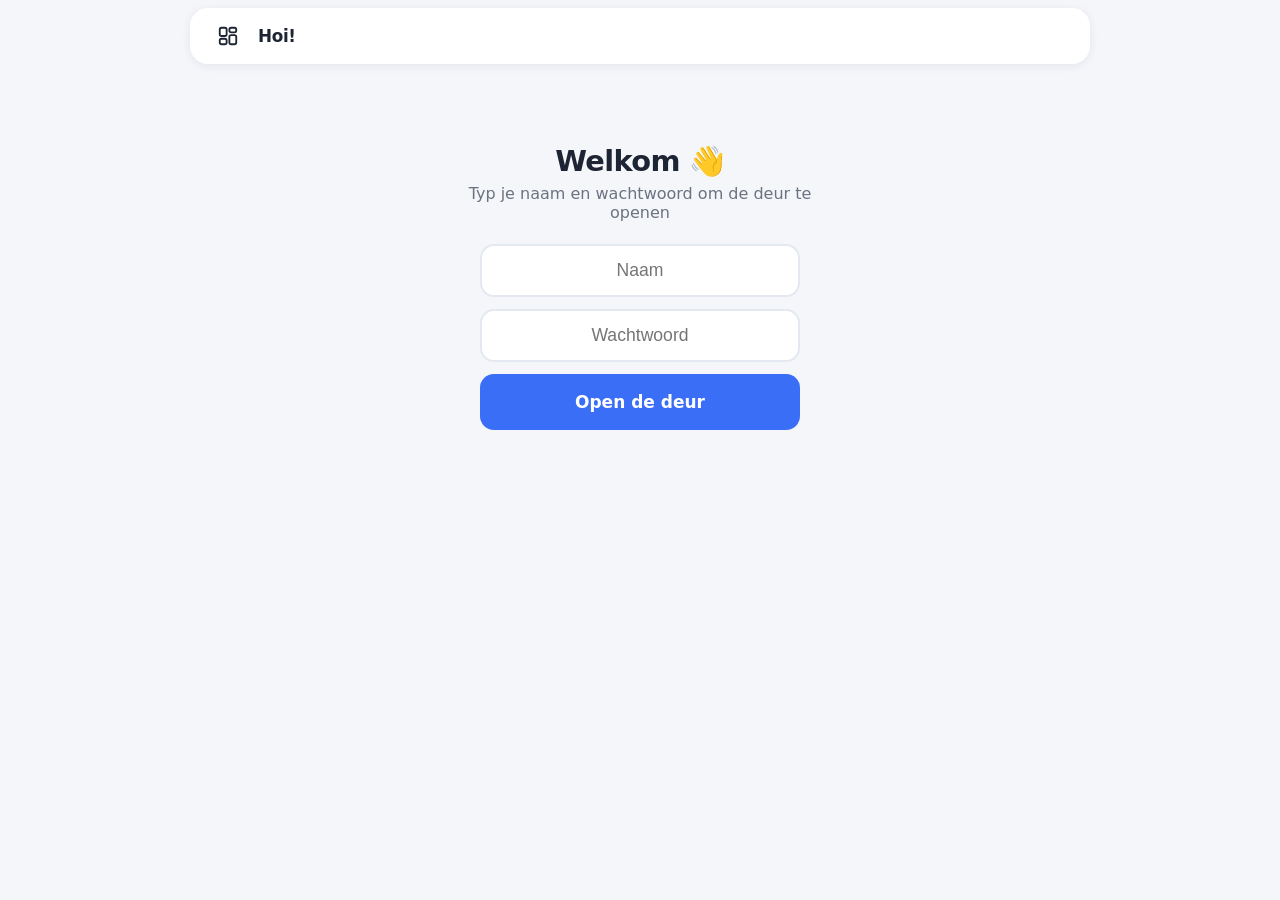
<file: index.html>
<!DOCTYPE html>
<html lang="nl">
<head>
  <meta charset="UTF-8">
  <meta name="viewport" content="width=device-width, initial-scale=1, viewport-fit=cover">
  <title>Oefensommen</title>
  <link rel="stylesheet" href="css/style.css?v=202611222125">
  <link rel="icon" href="data:image/svg+xml,<svg xmlns='http://www.w3.org/2000/svg' viewBox='0 0 100 100'><text y='.9em' font-size='90'>🧮</text></svg>">
</head>
<body>
<div id="page-deco" class="page-deco" aria-hidden="true"></div>

  <header class="topbar">
    <button id="btn-brand" class="brand" title="Dashboard" aria-label="Dashboard">
      <svg viewBox="0 0 24 24" width="22" height="22" aria-hidden="true" fill="none"
           stroke="currentColor" stroke-width="2" stroke-linejoin="round">
        <rect x="3" y="3" width="7.5" height="9" rx="2"/>
        <rect x="13.5" y="3" width="7.5" height="5" rx="2"/>
        <rect x="13.5" y="11" width="7.5" height="10" rx="2"/>
        <rect x="3" y="15" width="7.5" height="6" rx="2"/>
      </svg>
    </button>
    <div class="topbar-title">
      <h1 id="home-greeting">Hoi!</h1>
      <p id="home-chips" class="home-chips"></p>
    </div>
    <div class="topbar-right">
      <div id="timerbox" class="timerbox hidden">
        <span class="timer-clock">⏱</span>
        <span id="timer" class="timer-value">0:00</span>
        <button id="btn-pause" class="timer-btn" data-i18n-title="pause">⏸</button>
        <button id="btn-skip" class="timer-btn" data-i18n-title="skip">⏭</button>
      </div>
      <div id="langpick" class="langpick">
        <button id="lang-current" class="flag-btn" aria-haspopup="true" aria-expanded="false">
          <span id="lang-flag">🇳🇱</span><span id="lang-caret" class="caret hidden">▾</span>
        </button>
        <div id="lang-menu" class="lang-menu hidden">
          <button class="lang-opt" data-lang="nl">🇳🇱 Nederlands</button>
          <button class="lang-opt" data-lang="en">🇬🇧 English</button>
          <button class="lang-opt" data-lang="tr">🇹🇷 Türkçe</button>
        </div>
      </div>
      <button id="btn-logout-top" class="icon-btn hidden" data-i18n-title="logout" aria-label="Uitloggen">
        <svg viewBox="0 0 24 24" width="17" height="17" fill="none" stroke="currentColor"
             stroke-width="2" stroke-linecap="round" stroke-linejoin="round">
          <path d="M15 17l5-5-5-5"></path>
          <path d="M20 12H9"></path>
          <path d="M13 4H6a2 2 0 0 0-2 2v12a2 2 0 0 0 2 2h7"></path>
        </svg>
      </button>
    </div>
  </header>

  <main id="app">

    <!-- LOGIN -->
    <section id="screen-login" class="screen">
      <div class="login-wrap">
        <h1 class="welkom"><span data-i18n="welkom">Welkom</span><span id="welkom-name" class="name"></span> 👋</h1>
        <p id="login-sub" class="login-sub" data-i18n="login_hint">Typ het wachtwoord om de deur te openen</p>

        <input type="text" id="login-user" class="hidden" autocomplete="username"
               autocapitalize="none" autocorrect="off" spellcheck="false"
               data-i18n-ph="username" placeholder="Naam">
        <input type="password" id="login-pass" inputmode="numeric" autocomplete="current-password" data-i18n-ph="password" placeholder="Wachtwoord">
        <p id="login-error" class="error hidden" data-i18n="login_err">Dat klopt niet. Probeer het nog eens!</p>
        <button id="btn-login" class="btn primary big" data-i18n="login_btn">Open de deur</button>
      </div>
    </section>

    <!-- HOME -->
    <section id="screen-home" class="screen hidden screen--fit">
      <div class="card home-card">
        <p id="home-status" class="status hidden"></p>
        <div class="home-doors">
          <button id="btn-sprint" class="door-tile hidden">
            <span class="door-icon">⚡</span>
            <span id="sprint-label" class="door-name">Tafels</span>
            <b id="sprint-done" class="door-badge"></b>
          </button>
          <button id="btn-delen" class="door-tile hidden">
            <span class="door-icon">➗</span>
            <span class="door-name" data-i18n="home_delen">Delen</span>
          </button>
          <button id="btn-start" class="door-tile">
            <span class="door-icon">🧮</span>
            <span id="start-label" class="door-name">Redactiesommen</span>
            <b id="start-done" class="door-badge"></b>
          </button>
          <button id="btn-klokles" class="door-tile">
            <span class="door-icon">🕰️</span>
            <span class="door-name">Klok</span>
            <b id="klokles-done" class="door-badge"></b>
          </button>
          <button id="btn-klok" class="door-tile">
            <span class="door-icon">🕐</span>
            <span id="klok-label" class="door-name">Klokkijken</span>
            <b id="klok-done" class="door-badge"></b>
          </button>
        </div>
        <button id="btn-report" class="btn ghost big hidden">📋 <span data-i18n="report_btn">Rapport</span></button>
        <button id="btn-watch" class="btn primary big hidden">🔴 <span data-i18n="watch_live">Live meekijken</span></button>
      </div>
    </section>

    <!-- KLOK: one clock, one page -->
    <section id="screen-klokles" class="screen hidden screen--fit">
      <div class="card kl-card lvl-card">
        <header class="kl-head">
          <button id="kl-quit" class="icon-ghost" aria-label="Terug">
            <svg viewBox="0 0 24 24" width="18" height="18" fill="none" stroke="currentColor"
                 stroke-width="2.2" stroke-linecap="round" stroke-linejoin="round" aria-hidden="true">
              <path d="M15 18l-6-6 6-6"></path>
            </svg>
          </button>
          <h2 id="kl-title" class="kl-title lvl-title">Klok</h2>
          <span id="kl-count" class="kl-count"></span>
          <span id="kl-progress" class="kl-step">1 / 10</span>
        </header>
        <div class="kl-track"><div id="kl-bar" class="kl-fill"></div></div>
        <div id="kl-layout" class="sprint-body">
          <div id="kl-body" class="sprint-main">
            <div id="kl-face" class="kl-stage"></div>
            <p id="kl-text" class="kl-text"></p>
            <div id="kl-opts" class="kl-opts"></div>
            <div id="kl-nudge" class="kl-nudge hidden">
              <div class="kl-pick">
                <div class="kl-col-l">
                  <div id="kl-card-m" class="kl-frame kl-frame-m picked">
                    <span class="kl-frame-name"><i class="kl-dot kl-dot-m"></i>Minuut</span>
                  </div>
                  <div id="kl-card-h" class="kl-frame kl-frame-h">
                    <span class="kl-frame-name"><i class="kl-dot kl-dot-h"></i>Uur</span>
                  </div>
                </div>
                <div class="kl-sep" aria-hidden="true"></div>
                <div class="kl-col-r">
                  <div class="kl-btns">
                    <button id="kl-dn" class="kl-step-btn" aria-label="Terug">−</button>
                    <button id="kl-up" class="kl-step-btn" aria-label="Vooruit">+</button>
                  </div>
                </div>
              </div>
            </div>
            <div id="kl-final" class="kl-final hidden">
              <button id="kl-check" class="btn primary big kl-check">Klaar ✓</button>
            </div>
            <p id="kl-flash" class="kl-flash"></p>
            <button id="kl-next" class="btn primary kl-next hidden">Verder →</button>
          </div>
          <aside id="kl-marks" class="marks-panel"></aside>
        </div>
        <div id="kl-panel" class="kl-panel hidden"></div>
      </div>
    </section>

    <!-- TASK -->
    <section id="screen-task" class="screen hidden screen--fit">
      <div class="card lvl-card">
        <div class="task-head">
          <button id="btn-quit" class="icon-ghost" aria-label="Terug">
            <svg viewBox="0 0 24 24" width="18" height="18" fill="none" stroke="currentColor"
                 stroke-width="2.2" stroke-linecap="round" stroke-linejoin="round" aria-hidden="true">
              <path d="M15 18l-6-6 6-6"></path>
            </svg>
          </button>
          <div class="progress-wrap"><div id="progress-bar" class="progress-bar"></div></div>
          <span id="progress-text" class="progress-text">1/20</span>
        </div>
        <div id="task-qbar" class="sprint-track hidden" aria-hidden="true"><div id="task-qfill" class="sprint-fill"></div></div>
        <div class="task-split">
          <div class="task-main">
            <div class="task-question-col">
              <div id="question-clock" class="question-clock hidden"></div>
              <div class="question-row">
                <p id="question-text" class="question"></p>
                <img id="school-badge" class="school-badge hidden" alt="school"
                     title="Zo'n som krijg je ook op school" src="img/school.svg">
              </div>
              <div class="task-tools">
                <button id="btn-hint" class="hint-btn hidden" aria-label="Hint">💡<b id="hint-count" class="hint-count"></b></button>
              </div>
              <p id="hint-bubble" class="hint-bubble hidden"></p>
            </div>
            <div class="task-answer-col">
              <div id="answers" class="answers"></div>
              <div id="explain-box" class="explain-box hidden">
                <div id="explain-body"></div>
                <button id="btn-gotit" class="btn primary hidden">Begrepen!</button>
              </div>
            </div>
          </div>
          <aside id="task-marks" class="marks-panel"></aside>
        </div>
      </div>
    </section>

    <!-- TAFELSPRINT: ten tafels against the clock, two answers -->
    <section id="screen-sprint" class="screen hidden screen--fit">
      <div class="card sprint-card lvl-card">
        <header class="sprint-head">
          <button id="sprint-quit" class="icon-ghost" data-i18n-title="back_home" aria-label="Terug">
            <svg viewBox="0 0 24 24" width="18" height="18" fill="none" stroke="currentColor"
                 stroke-width="2.2" stroke-linecap="round" stroke-linejoin="round" aria-hidden="true">
              <path d="M15 18l-6-6 6-6"></path>
            </svg>
          </button>
          <button id="sprint-pause" class="icon-ghost" data-i18n-title="pause" aria-label="Pauze">
            <svg viewBox="0 0 16 16" width="13" height="13" aria-hidden="true">
              <rect x="3" y="2.5" width="3.5" height="11" rx="1.2" fill="currentColor"/>
              <rect x="9.5" y="2.5" width="3.5" height="11" rx="1.2" fill="currentColor"/>
            </svg>
          </button>
          <h2 id="sprint-badge-label" class="sprint-title lvl-title">Tafelsprint</h2>
          <span id="sprint-sep" class="sprint-sep" aria-hidden="true">·</span>
          <span id="sprint-count" class="sprint-secs">20</span>
          <span id="sprint-unit" class="sprint-unit" aria-hidden="true">s</span>
          <span id="sprint-progress" class="sprint-step">1 / 10</span>
        </header>
        <div class="sprint-track"><div id="sprint-bar" class="sprint-fill"></div></div>

        <div class="sprint-body">
          <div class="sprint-main">
            <p id="sprint-question" class="sprint-q">6 × 8</p>
            <div id="sprint-answers" class="sprint-answers"></div>
            <p id="sprint-flash" class="sprint-flash"></p>
          </div>
          <aside id="sprint-marks" class="marks-panel"></aside>
        </div>

        <div id="sprint-paused" class="sprint-paused hidden">
          <span class="paused-mark" aria-hidden="true">⏸</span>
          <span class="paused-text" data-i18n="paused_sub">De klok staat stil.</span>
          <button id="sprint-resume" class="btn primary" aria-label="Verder gaan">▶</button>
        </div>
      </div>
    </section>

    <!-- RAPPORT: today and every day before it, in one place -->
    <section id="screen-result" class="screen hidden">
      <div class="card report-card">
        <header class="report-head">
          <button id="report-back" class="icon-ghost" data-i18n-title="back_home" aria-label="Terug">
            <svg viewBox="0 0 24 24" width="18" height="18" fill="none" stroke="currentColor"
                 stroke-width="2.4" stroke-linecap="round" stroke-linejoin="round" aria-hidden="true">
              <path d="M15 5l-7 7 7 7"/>
            </svg>
          </button>
          <h2 class="report-title"><span data-i18n="report_btn">Rapport</span></h2>
        </header>
        <div class="op-layout">
          <div id="op-cal" class="op-cal"></div>
          <div id="op-day" class="op-day"></div>
        </div>
      </div>
    </section>

    <!-- COUNTDOWN -->
    <section id="screen-count" class="screen hidden screen--fit">
      <div class="count-stage">
        <svg class="count-ring" viewBox="0 0 120 120">
          <circle class="count-track" cx="60" cy="60" r="52"></circle>
          <circle id="count-progress" class="count-arc" cx="60" cy="60" r="52"></circle>
        </svg>
        <div id="count-number" class="count-number">3</div>
      </div>
      <p id="count-label" class="count-label" data-i18n="get_ready">Klaar voor de start…</p>
    </section>

    <!-- PAUSE -->
    <section id="screen-pause" class="screen hidden screen--fit">
      <div class="card center pause-card">
        <div class="big-emoji">⏸️</div>
        <h1 data-i18n="paused_title">Even pauze</h1>
        <p class="status" data-i18n="paused_sub">De klok staat stil. Je gaat verder met dezelfde som.</p>
        <div class="pause-facts">
          <span class="time-pill" id="pause-at"></span>
          <span class="time-pill" id="pause-time"></span>
        </div>
        <button id="btn-resume" class="btn primary big" data-i18n="resume_btn">Verder gaan</button>
      </div>
    </section>

    <!-- PARENT: LIVE MIRROR -->
    <section id="screen-mirror" class="screen hidden screen--fit">
      <div class="card">
        <div class="mirror-head">
          <button id="mirror-back" class="icon-ghost" data-i18n-title="back_home" aria-label="Terug">
            <svg viewBox="0 0 24 24" width="18" height="18" fill="none" stroke="currentColor"
                 stroke-width="2.2" stroke-linecap="round" stroke-linejoin="round" aria-hidden="true">
              <path d="M15 18l-6-6 6-6"></path>
            </svg>
          </button>
          <span class="live-dot"></span>
          <b id="mirror-who">TAK</b>
          <span id="mirror-status" class="mirror-status"></span>
          <span id="mirror-time" class="progress-text"></span>
        </div>
        <div id="mirror-body"></div>
      </div>
    </section>

  </main>

  <div id="champ-win" class="champ-win hidden" role="dialog" aria-modal="true" aria-labelledby="champ-win-title">
    <canvas id="champ-fw" aria-hidden="true"></canvas>
    <div id="champ-float" class="champ-float" aria-hidden="true"></div>
    <div class="champ-win-card">
      <div id="champ-win-trophy" class="champ-trophy" aria-hidden="true">🏆</div>
      <div class="champ-badges" aria-hidden="true">🏅 ⭐ 🏆 ⭐ 🏅</div>
      <h2 id="champ-win-title" class="champ-win-title">KAMPIOEN!</h2>
      <p id="champ-win-sub" class="champ-win-sub"></p>
      <p id="champ-win-score" class="champ-win-score"></p>
      <button id="champ-win-close" class="btn primary">Verder</button>
      <button id="champ-win-later" class="champ-win-later hidden">Verder</button>
    </div>
  </div>

  <div id="confetti"></div>

  <script src="js/i18n.js?v=202611222125"></script>
  <script src="js/celebrate.js?v=202611222125"></script>
  <script src="js/config.js?v=202611222125"></script>
  <script src="js/cloud.js?v=202611222125"></script>
  <script src="js/storage.js?v=202611222125"></script>
  <script src="js/templates.js?v=202611222125"></script>
  <script src="js/explain.js?v=202611222125"></script>
  <script src="js/klok.js?v=202611222125"></script>
  <script src="js/levels.js?v=202611222125"></script>
  <script src="js/rules.js?v=202611222125"></script>
  <script src="js/klokles.js?v=202611222125"></script>
  <script src="js/sprint.js?v=202611222125"></script>
  <script src="js/delen.js?v=202611222125"></script>
  <script src="js/engine.js?v=202611222125"></script>
  <script src="js/live.js?v=202611222125"></script>
  <script src="js/app.js?v=202611222125"></script>
</body>
</html>
</file>
<file: css/style.css>
/* Oefensommen — minimal, compact, icon-first. Built for an iPad in Safari:
   touch only, both orientations, nothing below 44px, no hover to rely on. */
:root {
  /* ink & surface */
  --ink:        #1d2433;
  --muted:      #6b7280;
  --bg:         #f4f6fa;
  --card:       #ffffff;
  --line:       #e4e8f0;
  --line-soft:  #eef1f6;

  /* meaning — one hue per meaning, never decorative.
     The plain colour is for FILLS and 18px+ bold text; smaller text on a
     -soft background uses the matching -ink, which is the same hue walked
     down to 4.5:1 on that background. */
  --accent: #3b6ef6;  --accent-soft: #e8eefe;  --accent-ink: #3563dd;
  --green:  #1f9d57;  --green-soft:  #e4f6ec;  --green-ink:  #187d45;
  --amber:  #d98a00;  --amber-soft:  #fdf3dd;  --amber-ink:  #9c6300;
  --red:    #e0484d;  --red-soft:    #fdeced;  --red-ink:    #c23e42;
  --teal:   #119a86;  --teal-soft:   #e3f5f2;  --teal-ink:   #0d7c6c;

  /* radius */
  --r-xs: 8px; --r-sm: 10px; --r-md: 14px; --r-lg: 18px; --r-pill: 999px;
  --radius: 18px;                  /* kept: older rules still name it */

  /* spacing — 4px base, only these six */
  --s1: 4px; --s2: 8px; --s3: 12px; --s4: 16px; --s5: 24px; --s6: 32px;

  /* type — the child never reads below 15px, parent chrome never below 13px */
  --t-xs:  0.8125rem;   /* 13  labels, parent chrome */
  --t-sm:  0.9375rem;   /* 15  smallest child text */
  --t-md:  1.0625rem;   /* 17  body, buttons */
  --t-lg:  1.375rem;    /* 22  question */
  --t-xl:  2rem;        /* 32  answers, score */
  --t-2xl: 2.75rem;     /* 44  the sum in the sprint */

  /* touch */
  --tap:    44px;
  --tap-md: 56px;
  --tap-lg: 64px;

  /* layout */
  --shell:  1040px;
  --rail: 100px;   /* two 44px cells + the gap: the child's door back to a fout */
  --topbar: 52px;
  --shadow: 0 1px 2px rgba(29, 36, 51, .05);
}

* { margin: 0; padding: 0; box-sizing: border-box; }

html, body { height: 100%; }

body {
  font-family: -apple-system, "SF Pro Rounded", "Segoe UI", system-ui, sans-serif;
  background: var(--bg);
  color: var(--ink);
  display: flex;
  flex-direction: column;
  -webkit-tap-highlight-color: transparent;
}

/* Top bar */
.topbar {
  display: flex;
  justify-content: space-between;
  align-items: center;
  min-height: var(--topbar);
  padding: var(--s1) var(--s4);
  padding-left: max(var(--s4), env(safe-area-inset-left));
  padding-right: max(var(--s4), env(safe-area-inset-right));
  max-width: var(--shell);
  width: 100%;
  margin: 0 auto;
}
/* the back control stays inside the topbar's own padding: pulled further left
   it sits in Safari's swipe-back edge, where a tap meant for it takes the
   whole page back instead */
.brand {
  display: flex; align-items: center; justify-content: center;
  width: var(--tap); height: var(--tap);
  background: none; border: none; padding: 0; cursor: pointer;
  font-family: inherit; color: var(--ink);
  transition: opacity .15s, transform .08s;
}
.brand:active { transform: scale(0.97); }
.topbar-right { display: flex; align-items: center; gap: 10px; }

/* elapsed time and pause read as one control, because they belong together */
.timerbox {
  display: flex; align-items: center; gap: 7px;
  background: var(--card); border: 1px solid var(--line);
  border-radius: var(--r-pill); padding: 0 var(--s1) 0 var(--s3);
}
.timerbox.hidden { display: none; }
.timer-clock { font-size: .85rem; opacity: .75; }
.timer-value {
  font-weight: 700; font-size: .95rem; color: var(--muted);
  font-variant-numeric: tabular-nums; min-width: 34px;
}
.timer-btn {
  width: var(--tap); height: var(--tap); border-radius: 50%;
  border: none; background: var(--bg); color: var(--muted);
  font-size: var(--t-md); line-height: 1; cursor: pointer;
  display: flex; align-items: center; justify-content: center;
  transition: background .15s, color .15s, transform .08s;
}
.timer-btn:active { transform: scale(0.92); }
.timer-btn.hidden { display: none; }
/* ⏭ abandons the som that is on screen, so it does not sit shoulder to
   shoulder with the one that only stops the clock */
.timer-btn + .timer-btn { margin-left: var(--s2); }

/* one flag, and a menu behind it for whoever is allowed to switch */
.langpick { position: relative; }
.flag-btn {
  display: flex; align-items: center; justify-content: center; gap: 3px;
  min-width: var(--tap); min-height: var(--tap);
  background: none; border: 2px solid transparent; border-radius: var(--r-sm);
  padding: 0 var(--s1); font-size: 1.3rem; line-height: 1; cursor: default;
}
.flag-btn.switchable { cursor: pointer; }
.caret { font-size: .62rem; color: var(--muted); }
.lang-menu {
  position: absolute; right: 0; top: calc(100% + 6px); z-index: 40;
  background: var(--card); border: 1px solid var(--line);
  border-radius: 12px; padding: var(--s1);
  box-shadow: 0 8px 24px rgba(29, 36, 51, .12);
  min-width: 168px;
  display: grid; gap: var(--s1);
}
/* a language is picked with a thumb on a tablet, so each one is a full target
   rather than a line of a menu */
.lang-opt {
  display: flex; align-items: center; width: 100%; text-align: left;
  background: none; border: none; border-radius: 8px;
  min-height: var(--tap); padding: 0 var(--s3);
  font-size: .95rem; font-family: inherit;
  color: var(--ink); cursor: pointer; white-space: nowrap;
}
.lang-opt.active { background: var(--accent-soft); color: var(--accent); font-weight: 700; }
.icon-btn {
  background: var(--card); border: 1px solid var(--line);
  border-radius: var(--r-pill); width: var(--tap); height: var(--tap);
  font-size: var(--t-md); line-height: 1; cursor: pointer; color: var(--muted);
  display: flex; align-items: center; justify-content: center;
  flex-shrink: 0;
  transition: color .15s, border-color .15s, transform .08s;
}
.icon-btn:active { transform: scale(0.94); }
.icon-btn svg { display: block; }

/* the pause card takes the card's own padding, so stopping and starting the
   clock does not move it up and down the screen */
.pause-facts { display: flex; gap: 10px; justify-content: center; margin-bottom: 20px; }

/* Layout */
#app {
  flex: 1;
  width: 100%;
  max-width: var(--shell);
  margin: 0 auto;
  padding: var(--s2) var(--s4) var(--s5);
  padding-left: max(var(--s4), env(safe-area-inset-left));
  padding-right: max(var(--s4), env(safe-area-inset-right));
  padding-bottom: max(var(--s5), env(safe-area-inset-bottom));
}

/* A child screen fills the iPad instead of floating in the middle of it.
   min-height only, never a fixed height and never overflow:hidden — a long
   redactiesom must be allowed to scroll rather than be cut off. */
/* A child screen is given the whole height and uses it: the card sits in the
   middle of it rather than pinned to the top with the rest of an iPad empty
   underneath. `align-content: center` only centres while there is room — the
   moment the content is taller than the screen the grid lets it grow and the
   page scrolls, so a long som is never clipped. */
.screen--fit {
  min-height: calc(100svh - var(--topbar) - var(--s6));
  min-height: calc(100dvh - var(--topbar) - var(--s6));
  display: grid;
  align-content: center;
}
.screen.hidden, .hidden { display: none !important; }

.card {
  background: var(--card);
  border: 1px solid var(--line);
  border-radius: var(--r-lg);
  padding: var(--s4);
  box-shadow: var(--shadow);
}
.card.center { text-align: center; }

h1 { font-size: 1.6rem; margin-bottom: 14px; letter-spacing: -0.02em; }
h2 { font-size: 1.25rem; }
h3 { font-size: 1rem; margin: 20px 0 10px; color: var(--muted); }

.big-emoji { font-size: 3rem; margin-bottom: 8px; }

/* Inputs */
input[type="text"], input[type="password"] {
  display: block;
  width: 100%;
  max-width: 320px;
  margin: 0 auto 12px;
  padding: 14px 16px;
  font-size: 1.1rem;
  border: 2px solid var(--line);
  border-radius: 14px;
  outline: none;
  text-align: center;
}
input:focus { border-color: var(--accent); }

/* Buttons */
.btn {
  display: inline-flex; align-items: center; justify-content: center; gap: var(--s2);
  border: none;
  border-radius: var(--r-md);
  min-height: var(--tap-md);
  font-size: var(--t-md);
  font-weight: 700;
  font-family: inherit;
  padding: var(--s2) var(--s5);
  cursor: pointer;
  transition: background .15s, transform .1s;
}
.btn:active { transform: scale(0.98); }
.btn.big { width: 100%; margin: var(--s2) auto 0; display: flex; }
.btn.primary { background: var(--accent); color: #fff; }
.btn.ghost { background: var(--accent-soft); color: var(--accent); }

.error { color: var(--red); margin-bottom: 10px; font-weight: 600; }

/* ---------- Login / magic door ---------- */
.login-wrap { text-align: center; max-width: 380px; margin: clamp(24px, 8dvh, 72px) auto 0; padding: 0 var(--s3); }
.welkom { font-size: 1.8rem; margin-bottom: 6px; letter-spacing: -0.02em; }
.welkom .name { color: var(--accent); }
.login-sub { color: var(--muted); margin-bottom: 22px; }

/* the wrong password: one short shake, no theatre */
.login-wrap.denied { animation: login-shake .4s; }
@keyframes login-shake {
  0%, 100% { transform: translateX(0); }
  25% { transform: translateX(-7px); }
  75% { transform: translateX(7px); }
}
#screen-login input { margin-top: 4px; }
/* the button and the box the password goes in are one pair, so they stand on
   the same two edges rather than the button being wider than its own field */
#screen-login .btn.big { max-width: 320px; }

/* ---------- Home — three doors and one line that says how today went ------- */
.home-card { display: grid; gap: var(--s3); }
/* greeting and today's chips sit in the top bar, on one line */
.topbar-title {
  flex: 1; min-width: 0; display: flex; align-items: center; gap: var(--s3);
  white-space: nowrap; overflow: hidden; padding-inline: var(--s2);
}
.topbar-title h1 { margin: 0; font-size: 1.05rem; overflow: hidden; text-overflow: ellipsis; min-width: 0; }
.home-card h1 { margin: 0; font-size: 1.5rem; }
.status { color: var(--muted); margin: 0; font-size: var(--t-sm); }

/* ⚡ 10/10 · 🧮 9/10 · 🕐 8/10 · ⏱ 14m · 92 */
.home-chips {
  display: flex; align-items: center; gap: var(--s2); flex-wrap: wrap;
  margin: 0; font-size: var(--t-sm); font-weight: 700; color: var(--muted);
  font-variant-numeric: tabular-nums;
}
.home-chips i { font-style: normal; opacity: .4; }
.home-chips b { color: var(--ink); }

.home-doors { display: grid; grid-template-columns: repeat(3, 1fr); gap: var(--s3); }
.door-tile {
  display: flex; flex-direction: column; align-items: center; justify-content: center;
  gap: var(--s1);
  min-height: 120px; padding: var(--s3) var(--s2);
  border: none; border-radius: var(--r-md);
  background: var(--accent); color: #fff;
  font-family: inherit; cursor: pointer;
  transition: background .15s, transform .1s;
}
.door-tile:active { transform: scale(.98); }
.door-tile.done { background: var(--green); }
/* begun and not finished: amber says that everywhere else here, and the deep
   amber is the one that carries white text */
.door-tile.resume { background: var(--amber-ink); }
.door-icon { font-size: 1.75rem; line-height: 1; }
/* the name is white on a saturated tile, so it is set large enough to be read
   at that contrast — and by a slow reader */
.door-name { font-size: var(--t-md); font-weight: 800; text-align: center; line-height: 1.2; }
.door-badge {
  font-size: var(--t-xs); font-weight: 700; opacity: .95;
  font-variant-numeric: tabular-nums; min-height: 1em;
}

/* a child reads two words on a tile; on a narrow phone three tiles still fit */
@media (max-width: 420px) {
  .door-tile { min-height: 104px; }
  .door-name { font-size: var(--t-sm); }
}

/* Task */
.task-head { display: flex; align-items: center; gap: 12px; margin-bottom: 24px; }
.progress-wrap {
  flex: 1; height: 3px; background: var(--line); border-radius: 999px; overflow: hidden;
}
.progress-bar {
  height: 100%; width: 0%; background: var(--accent); border-radius: 999px;
  transition: width .3s ease;
}
.progress-text {
  font-weight: 700; color: var(--muted); font-size: var(--t-sm);
  font-variant-numeric: tabular-nums; min-width: 46px; text-align: right;
}
/* The question, and the school's mark beside it rather than under it. No
   reserved height: a one-line som takes one line. */
.question-row { display: flex; align-items: flex-start; gap: var(--s2); }
.question {
  flex: 1; min-width: 0;
  font-size: var(--t-md);
  line-height: 1.45;
  margin: 0;
}
/* On a redactiesom the reading IS the exercise; on an iPad there is room to
   say it at the size it deserves instead of having the answers shout over it. */
@media (min-width: 834px) {
  .question { font-size: var(--t-lg); line-height: 1.4; }
}
.task-tools { display: flex; align-items: center; gap: var(--s2); margin-top: var(--s3); }

.answers { display: grid; grid-template-columns: 1fr 1fr; gap: var(--s3); margin-top: var(--s4); }
.answer {
  border: 1.5px solid var(--line);
  background: var(--card);
  border-radius: var(--r-md);
  font-size: var(--t-md);
  font-weight: 800;
  font-family: inherit;
  font-variant-numeric: tabular-nums;
  min-height: var(--tap-lg); padding: var(--s3) var(--s2);
  cursor: pointer;
  transition: border-color .15s, background .15s, transform .08s;
}
.answer:active { transform: scale(0.97); }
.answer.correct { border-color: var(--green); background: var(--green-soft); color: var(--green); }
.answer.wrong { border-color: var(--red); background: var(--red-soft); color: var(--red); }
.answer:disabled { cursor: default; }
@media (max-width: 420px) {
  .answers { grid-template-columns: 1fr; }
  .answer { padding: 15px 10px; }
}

/* Result */
.result-grid {
  display: grid;
  grid-template-columns: repeat(5, 1fr);
  gap: 10px;
  margin: 20px 0 24px;
}
.result-tile {
  background: var(--bg);
  border-radius: 12px;
  padding: 10px 4px 8px;
  display: flex;
  flex-direction: column;
  align-items: center;
  gap: 2px;
}
.result-tile.ok { background: var(--green-soft); }
.result-tile.no { background: var(--red-soft); }
/* an unreviewed fout asks to be tapped */
.result-tile.no { animation: tile-nudge 1.6s ease-in-out infinite; }
@keyframes tile-nudge {
  0%, 100% { box-shadow: 0 0 0 0 rgba(229, 72, 77, 0); }
  50%      { box-shadow: 0 0 0 4px rgba(229, 72, 77, .18); }
}
/* put right on the second go: a tick like the rest, but on the teal that
   already means "earned another way", because two greens a shade apart are
   two greens nobody can tell apart from an arm's length */
.result-tile.fix, .result-tile.ok2 { background: var(--teal-soft); border-color: var(--teal); }
/* wrong, and the uitleg was read: it is dealt with, so it stops wearing the
   red that on this screen means "still to put right" */
.result-tile.exp { background: var(--bg); border-color: var(--line); }
.result-tile.todo { background: #fff4e0; border: 1px dashed #e8b45c; }
/* every som can be opened again from the report */
.result-tile {
  border: 1px solid transparent;
  font-family: inherit; cursor: pointer;
  transition: transform .08s, box-shadow .15s;
}
.result-tile:active { transform: scale(0.95); }
.result-tile { position: relative; }
.result-tile .num { font-size: var(--t-sm); font-weight: 700; color: var(--muted); }
.result-tile .mark { font-size: 1.25rem; line-height: 1; }
/* the lamp sits in the corner of the som it was used on */
.tile-hint {
  position: absolute; top: 2px; right: 3px;
  font-size: var(--t-xs); line-height: 1; opacity: .85;
}
@media (max-width: 420px) {
  .result-grid { grid-template-columns: repeat(5, 1fr); gap: 7px; }
}

/* Celebration confetti */
#confetti {
  position: fixed; inset: 0; pointer-events: none; overflow: hidden; z-index: 50;
}
.confetti-piece {
  position: absolute; top: -12px; width: 10px; height: 14px; border-radius: 2px;
  will-change: transform, opacity;
  animation: confetti-fall linear forwards;
}
@keyframes confetti-fall {
  0%   { transform: translateY(-10px) rotate(0deg); opacity: 1; }
  100% { transform: translateY(105dvh) rotate(720deg); opacity: 0.9; }
}
.big-emoji.party { animation: party-pop 0.9s ease; display: inline-block; }
@keyframes party-pop {
  0%   { transform: scale(0.3) rotate(-15deg); }
  40%  { transform: scale(1.35) rotate(8deg); }
  70%  { transform: scale(0.92) rotate(-4deg); }
  100% { transform: scale(1) rotate(0deg); }
}

/* one day's report, opened by tapping the day */
.day-head { display: flex; justify-content: space-between; align-items: center; margin-bottom: 10px; }
.day-head b { font-size: 1.05rem; }
.day-counts { display: flex; flex-wrap: wrap; gap: 7px; }
.day-pill {
  background: var(--card); border: 1px solid var(--line); border-radius: 999px;
  padding: 4px 11px; font-size: 0.85rem; font-weight: 700; color: var(--muted);
}
.day-pill.ok { color: var(--green); border-color: var(--green-soft); background: var(--green-soft); }
.day-pill.no { color: var(--red); border-color: var(--red-soft); background: var(--red-soft); }
.day-cats { margin-top: 12px; display: grid; gap: 5px; }
.day-cat {
  display: flex; justify-content: space-between;
  font-size: 0.85rem; color: var(--muted);
  border-top: 1px solid var(--line); padding-top: 5px;
}
.day-cat b { color: var(--ink); }
.day-none { color: var(--muted); font-size: 0.9rem; margin-top: 6px; }

/* the parent's say over a day */
.day-note {
  margin-top: 12px; padding: 9px 12px;
  background: var(--card); border: 1px solid var(--line); border-radius: 10px;
  font-size: .87rem; color: var(--ink); text-align: left;
}
.day-edit { margin-top: 14px; padding-top: 14px; border-top: 1px solid var(--line); }
.mark-row { display: flex; gap: var(--s2); flex-wrap: wrap; justify-content: center; }
/* what a parent taps here is written to the cloud and stays there, so it is a
   full-size target standing on its own, not a chip in a row of chips */
.mark-btn {
  border: 1.5px solid var(--line); background: var(--card);
  border-radius: 999px; min-height: var(--tap); padding: var(--s1) var(--s4);
  font-size: .8rem; font-weight: 700; font-family: inherit;
  color: var(--muted); cursor: pointer;
  transition: border-color .12s, color .12s, background .12s;
}
/* the deep variants: these are the only fills here that carry white text */
.mark-btn.done.on    { background: var(--green-ink); border-color: var(--green-ink); color: #fff; }
.mark-btn.partial.on { background: var(--amber-ink); border-color: var(--amber-ink); color: #fff; }
.mark-btn.miss.on    { background: var(--red-ink);   border-color: var(--red-ink);   color: #fff; }
.mark-btn.auto.on    { background: var(--accent-soft); border-color: var(--accent); color: var(--accent); }
.day-note-input {
  display: block; width: 100%; max-width: none; margin: 10px 0 0;
  padding: 10px 12px; font-size: .9rem; text-align: left;
  border: 1.5px solid var(--line); border-radius: 10px; font-family: inherit;
}
.day-save { margin-top: 9px; padding: 8px 18px; font-size: .88rem; }
.day-saved { margin-left: 8px; color: var(--green); font-weight: 800; }


/* the nudge to go and look at what went wrong: it is the one instruction on
   the card, so it is not also the quietest thing on it, and the grid it sits
   in already spaces it */
.review-hint {
  margin: 0;
  color: var(--ink);
  font-size: var(--t-sm);
  font-weight: 700;
}

/* ---------- Countdown ----------
   The height comes from screen--fit, the same frame the card screens use, so
   ⏸ and ▶ do not snap the page to the top and back. */
#screen-count {
  display: flex; flex-direction: column; align-items: center; justify-content: center;
  gap: var(--s5);
}
#screen-count.hidden { display: none; }
.count-stage { position: relative; width: 132px; height: 132px; }
.count-ring { width: 100%; height: 100%; transform: rotate(-90deg); }
.count-track { fill: none; stroke: var(--line); stroke-width: 7; }
.count-arc {
  fill: none; stroke: var(--accent); stroke-width: 7; stroke-linecap: round;
  stroke-dasharray: 327; stroke-dashoffset: 0;
  transition: stroke-dashoffset 1s linear, stroke .4s ease;
}
.count-number {
  position: absolute; inset: 0;
  display: flex; align-items: center; justify-content: center;
  font-size: var(--t-2xl); font-weight: 800; color: var(--accent);
  letter-spacing: -0.04em;
}
.count-number.tick { animation: count-pop .95s cubic-bezier(.2,.8,.3,1); }
@keyframes count-pop {
  0%   { transform: scale(0.35); opacity: 0; }
  22%  { transform: scale(1.14); opacity: 1; }
  40%  { transform: scale(1); opacity: 1; }
  100% { transform: scale(1); opacity: 1; }
}
.count-number.go {
  font-size: 3.1rem; color: var(--green);
  animation: count-go .8s cubic-bezier(.2,.8,.3,1);
}
@keyframes count-go {
  0%   { transform: scale(0.4) rotate(-8deg); opacity: 0; }
  45%  { transform: scale(1.2) rotate(3deg); opacity: 1; }
  100% { transform: scale(1) rotate(0); opacity: 1; }
}
.count-label { color: var(--muted); font-size: var(--t-sm); font-weight: 600; }

/* ---------- Parent live mirror ---------- */
.mirror-head {
  display: flex; align-items: center; gap: 9px;
  padding-bottom: 14px; margin-bottom: 16px;
  border-bottom: 1px solid var(--line);
}
.mirror-head b { font-size: 1.05rem; }
.mirror-status { color: var(--muted); font-size: .95rem; flex: 1; }
.live-dot {
  width: 10px; height: 10px; border-radius: 50%; background: var(--red);
  animation: live-pulse 1.6s ease-in-out infinite; flex-shrink: 0;
}
.live-dot.idle { background: var(--line); animation: none; }
@keyframes live-pulse {
  0%, 100% { opacity: 1; box-shadow: 0 0 0 0 rgba(229,72,77,.5); }
  50%      { opacity: .55; box-shadow: 0 0 0 7px rgba(229,72,77,0); }
}
/* the 💡: help with UNDERSTANDING the som, tucked under the question */
.hint-btn {
  position: relative;
  display: inline-flex; align-items: center; justify-content: center;
  width: var(--tap); height: var(--tap); flex: none;
  padding: 0; border-radius: var(--r-pill);
  border: none; background: #fdf6e0;
  font-size: 1.15rem; font-family: inherit;
  color: var(--amber-ink); cursor: pointer;
  transition: background .12s, transform .1s, opacity .15s;
}
.hint-btn:active { transform: scale(0.96); }
.hint-bubble {
  margin: var(--s3) 0 0;
  padding: 11px 14px;
  background: #fffbea; border: 1px solid #f0e2ae; border-radius: 12px;
  font-size: .95rem; line-height: 1.55; color: var(--ink);
  text-align: left;
}

/* the second chance and the uitleg, under the answers */
.explain-box {
  margin-top: 18px; padding: 15px 17px;
  background: var(--bg); border-radius: 14px;
  text-align: left;
}
.fix-hint { font-weight: 700; color: var(--ink); font-size: .98rem; }
.fix-praise { font-weight: 800; color: var(--green); font-size: 1.05rem; }
.explain-title { display: block; margin-bottom: 6px; color: var(--muted); font-size: .88rem; }
.explain-text { font-size: 1.02rem; line-height: 1.6; }
.explain-box .btn { margin-top: 14px; padding: 10px 22px; }

/* the som being worked on, with the whole opdracht down the right-hand side —
   the same panel for the child and for the parent watching */
.mirror-split, .task-split {
  display: grid; grid-template-columns: minmax(0, 1fr) var(--rail);
  gap: var(--s5); align-items: start;
}
.mirror-main, .task-main { min-width: 0; }
.marks-panel { position: sticky; top: 8px; }
.mark-list {
  /* two columns: ten sommen make a clean 2 × 5 block instead of a ragged row */
  list-style: none; display: grid; grid-template-columns: repeat(2, 1fr);
  gap: 6px; margin: 0; padding: 0;
}
.mark-cell {
  aspect-ratio: 1; border-radius: 9px;
  display: flex; align-items: center; justify-content: center;
  font-size: var(--t-xs); font-weight: 800; font-variant-numeric: tabular-nums;
  background: var(--bg); color: #aeb4c0;
  border: 1.5px solid transparent;
  transition: background .2s, color .2s;
}
.mark-cell.ok   { background: var(--green-soft); color: var(--green-ink); }
.mark-cell.fix  { background: var(--teal-soft); color: var(--teal-ink); }
.mark-cell.no   { background: var(--red-soft); color: var(--red-ink); }
.mark-cell.skip { background: #fff4e0; color: var(--amber-ink); }
.mark-cell.here { border-color: var(--accent); color: var(--accent); background: var(--card); }

/* All three rails narrow at one width, and the list of cells goes to a single
   column at that same width: split them and a two-column list ends up inside a
   40px rail, which is exactly what an iPad in Split View gives you. */
@media (max-width: 600px) {
  .mirror-split, .task-split, .sprint-body {
    grid-template-columns: minmax(0, 1fr) 40px; gap: var(--s3);
  }
  .mark-list { grid-template-columns: 1fr; gap: var(--s1); }
  .mark-cell { aspect-ratio: auto; height: 34px; border-radius: var(--r-xs); }
}

.mirror-q { font-size: 1.2rem; line-height: 1.55; margin-bottom: 20px; }
.mirror-options { display: grid; grid-template-columns: 1fr 1fr; gap: 10px; }
.mirror-opt {
  border: 2px solid var(--line); border-radius: 14px;
  padding: 15px 10px; text-align: center;
  font-size: 1.1rem; font-weight: 800; color: var(--ink);
}
.mirror-opt.picked-ok { border-color: var(--green); background: var(--green-soft); color: var(--green); }
.mirror-opt.picked-no { border-color: var(--red); background: var(--red-soft); color: var(--red); }
.mirror-opt.is-answer { border-style: dashed; border-color: var(--green); }
.mirror-key {
  margin-top: 16px; font-size: .92rem; color: var(--muted);
  background: var(--bg); border-radius: 10px; padding: 9px 12px;
}
.mirror-key b { color: var(--green); }
.mirror-key.shown {
  display: flex; align-items: center; gap: 7px;
  width: 100%; text-align: left;
  border: 1px solid var(--green);
  background: var(--green-soft);
  color: #14663a;
  font-family: inherit; font-size: .92rem; font-weight: 600;
  cursor: pointer;
  animation: answer-in .25s ease;
}
.mirror-key.shown b { color: #0d5030; font-size: 1.08rem; }
.mirror-key.shown .tuck { margin-left: auto; opacity: .65; font-size: .9rem; }
@keyframes answer-in {
  from { opacity: 0; transform: translateY(-4px); }
  to   { opacity: 1; transform: none; }
}
.mirror-verdict {
  margin-top: 14px; padding: 9px 12px; border-radius: 10px;
  font-weight: 700; font-size: .95rem; text-align: center;
}
.mirror-verdict.right { background: var(--green-soft); color: #14663a; }
.mirror-verdict.wrong { background: var(--red-soft); color: #a3232a; }
.mirror-note { margin-top: 14px; font-size: .88rem; color: var(--muted); }
.mirror-reveal {
  margin-top: 16px; width: 100%;
  background: var(--bg); border: 1px dashed var(--line); border-radius: 10px;
  padding: 10px 12px; font-family: inherit; font-size: .92rem; font-weight: 600;
  color: var(--muted); cursor: pointer;
  transition: border-color .15s, color .15s, background .15s;
}
.mirror-reveal:active { transform: scale(0.99); }
.mirror-idle { text-align: center; padding: 26px 8px; color: var(--muted); }
.mirror-idle .big-emoji { opacity: .8; }
@media (max-width: 420px) { .mirror-options { grid-template-columns: 1fr; } }

/* Stats */
.stat-grid {
  display: grid; grid-template-columns: repeat(3, 1fr); gap: 12px; margin-top: 16px;
}
.stat {
  background: var(--bg); border-radius: 14px; padding: 16px;
  display: flex; flex-direction: column; gap: 2px;
}
.stat b { font-size: 1.5rem; }
.stat span { color: var(--muted); font-size: 0.85rem; }
.cat-bar-row { margin-bottom: 10px; }
.cat-bar-label {
  display: flex; justify-content: space-between;
  font-size: 0.9rem; margin-bottom: 4px;
}
.cat-bar-label b { color: var(--muted); font-weight: 600; }
.cat-bar-track { height: 9px; background: var(--line); border-radius: 999px; overflow: hidden; }
.cat-bar-fill { height: 100%; background: var(--green); border-radius: 999px; }
.cat-bar-fill.low { background: var(--red); }
.cat-bar-fill.mid { background: var(--amber); }

/* the day's sommen, under that day's report card in the kalender */

/* ---------- sommen: the parent rates today's questions ---------- */
.som-row {
  padding: 14px 0;
  border-bottom: 1px solid var(--line);
}
.som-row:last-child { border-bottom: none; }   /* the lessons rule follows */
.som-head { display: flex; align-items: center; gap: 9px; margin-bottom: 6px; }
.som-n { font-weight: 800; font-size: .92rem; }
.som-cat {
  font-size: .74rem; font-weight: 700; color: var(--muted);
  background: var(--bg); border-radius: 999px; padding: 3px 9px;
}
.som-hint { font-size: .82rem; }
.som-text { font-size: .95rem; line-height: 1.5; margin-bottom: 10px; }
.som-rate { display: flex; gap: var(--s2); align-items: center; flex-wrap: wrap; }
/* a rating travels to the cloud and changes what the child is given tomorrow,
   so it is a target you mean to hit */
.rate-btn {
  border: 1.5px solid var(--line); background: var(--card);
  border-radius: 999px; min-height: var(--tap); padding: var(--s1) var(--s4);
  font-size: .8rem; font-weight: 700; font-family: inherit;
  color: var(--muted); cursor: pointer;
  transition: border-color .12s, background .12s, color .12s;
}
.rate-btn.hard.on { border-color: #e8b45c; background: #fdf0d5; color: var(--amber-ink); }
.rate-btn.easy.on { border-color: var(--accent); background: var(--accent-soft); color: var(--accent); }
.rate-now { font-size: .78rem; font-weight: 700; color: var(--muted); }

/* what the app took away from it */
.lessons { margin-top: 22px; padding-top: 18px; border-top: 2px solid var(--line); }
.lessons h3 { margin: 0 0 4px; color: var(--ink); }
.lessons-sub { color: var(--muted); font-size: .86rem; margin-bottom: 12px; }
.lesson {
  display: flex; align-items: center; gap: var(--s3);
  padding: 10px 12px; margin-bottom: var(--s2);
  background: var(--bg); border-radius: 12px;
}
.lesson-what { flex: 1; min-width: 0; display: flex; flex-direction: column; gap: 2px; }
.lesson-what b { font-size: .88rem; }
.lesson-what span {
  font-size: .78rem; color: var(--muted);
  overflow: hidden; text-overflow: ellipsis; white-space: nowrap;
}
.lesson-adj {
  font-size: .76rem; font-weight: 800; white-space: nowrap;
  padding: 4px 10px; border-radius: 999px;
}
.lesson-adj.easier { background: #fdf0d5; color: var(--amber-ink); }
.lesson-adj.harder { background: var(--accent-soft); color: var(--accent); }
/* the way back out of every rating above it, so it is the last thing that
   should be a 20px ✕ */
.lesson-undo {
  flex: none; display: flex; align-items: center; justify-content: center;
  min-width: var(--tap); min-height: var(--tap);
  border: none; background: none; cursor: pointer; font-family: inherit;
  color: var(--muted); font-size: var(--t-md); padding: 0; line-height: 1;
}

/* how many 💡 are left, and what it looks like when there are none */
/* the count rides on the lamp instead of beside it */
.hint-count {
  position: absolute; top: -2px; right: -2px;
  font-variant-numeric: tabular-nums;
  background: var(--amber-ink); color: #fff;
  border-radius: var(--r-pill); min-width: 18px; padding: 0 4px;
  font-size: var(--t-xs); line-height: 18px; text-align: center;
  font-weight: 800;
}
.hint-count:empty { display: none; }
.hint-btn.spent {
  border-style: solid; border-color: var(--line);
  background: var(--bg); color: var(--muted);
  cursor: default; opacity: .65;
}

/* the parent's copy of a day's report card */
.day-pill.fix { color: var(--amber-ink); background: #fdf0d5; border-color: #ecd699; }
.day-aschild {
  margin-top: 12px; padding-top: 10px; border-top: 1px dashed var(--line);
  font-size: .84rem; color: var(--muted); font-style: italic;
}

/* ---------- tafelsprint ----------
   One column of content, one rail of progress beside it, and a header that is
   a single line of text-height things: nothing on this screen is a shape for
   its own sake. */
/* The card is a grid item in a centred screen. With auto margins it took its
   width from whatever its longest line happened to be, so it grew and shrank
   by ten pixels mid-question as the hint line came and went, under the finger
   that was aiming at it. It takes the shell, like the task card beside it. */
.sprint-card { width: 100%; padding: 20px 22px 24px; }

.sprint-head { display: flex; align-items: center; gap: 10px; }
.icon-ghost {
  flex: none; width: var(--tap); height: var(--tap); border-radius: var(--r-sm);
  border: none; background: var(--bg); color: var(--muted);
  display: flex; align-items: center; justify-content: center;
  cursor: pointer; font-family: inherit;
  transition: background .15s, color .15s, transform .08s;
}
.icon-ghost:active { transform: scale(.94); }
.sprint-title {
  font-size: var(--t-sm); font-weight: 800; letter-spacing: .08em;
  text-transform: uppercase; color: var(--muted);
}
/* The seconds sit in a box wide enough for two digits, so dropping from 10 to
   9 does not drag the title and the "s" along with it. Generated content used
   to hold the separator and the unit, which meant the whole run of text
   re-measured once a question — always at 10, which is what was noticed. */
.sprint-secs {
  display: inline-block; min-width: 2.2ch; text-align: right;
  font-size: var(--t-sm); font-weight: 700; color: var(--muted);
  font-variant-numeric: tabular-nums;
}
.sprint-sep { color: var(--muted); opacity: .45; font-size: var(--t-xs); }
.sprint-unit { color: var(--muted); opacity: .6; font-size: var(--t-xs); font-weight: 700; }
.sprint-secs.low, .sprint-secs.low + .sprint-unit { color: var(--red); opacity: 1; }
.sprint-step {
  margin-left: auto;
  font-size: var(--t-sm); font-weight: 700; color: var(--muted);
  font-variant-numeric: tabular-nums;
}

/* the clock: a hairline that drains, right where the eye already is */
/* the sprint clock: a hairline track with a draining fill */
/* THE timer bar: the same on every timed screen. A thick track that fills from
   the left, its colour going green, yellow, orange and red as the time runs out. */
.sprint-track, .kl-track {
  height: 10px; background: #e3e7f0; border-radius: var(--r-pill);
  overflow: hidden; box-shadow: inset 0 1px 2px rgba(29, 36, 51, .12);
}
.sprint-track { margin-top: var(--s3); }
.kl-track { margin: var(--s3) 0 18px; }
.paused-text { font-size: var(--t-sm); color: var(--muted); }
.sprint-fill, .kl-fill {
  height: 100%; width: 0; border-radius: 999px; background-color: #2fb35c;
  background-image: linear-gradient(180deg, rgba(255, 255, 255, .45), rgba(255, 255, 255, 0) 55%);
  box-shadow: 0 0 10px rgba(29, 36, 51, .18);
}
/* the countdown numbers are gone: the bar says how much time is left */
#sprint-count, #sprint-sep, #sprint-unit, #kl-count { display: none !important; }

/* the same marks rail as the task and the mirror, at the same width: it is one
   component and it was rendering 35px cells here and 47px there */
.sprint-body {
  display: grid; grid-template-columns: minmax(0, 1fr) var(--rail);
  gap: var(--s5); align-items: start; margin-top: 26px;
}
.sprint-main { min-width: 0; }
.sprint-q {
  font-size: 3rem; font-weight: 800; text-align: center;
  letter-spacing: .01em; font-variant-numeric: tabular-nums;
  margin: 4px 0 26px;
}
.sprint-answers {
  display: grid; grid-template-columns: repeat(2, minmax(0, 1fr));
  gap: 12px; max-width: 380px; margin: 0 auto;
}
.sprint-opt {
  font-family: inherit; font-size: 1.5rem; font-weight: 800;
  font-variant-numeric: tabular-nums;
  height: 68px; border-radius: 16px; cursor: pointer;
  border: 1.5px solid var(--line); background: var(--card); color: var(--ink);
  transition: transform .08s, background .15s, border-color .15s, opacity .25s;
}
.sprint-opt:active { transform: scale(.97); }
.sprint-opt.right { background: var(--green-soft); border-color: var(--green); color: var(--green); }
.sprint-opt.wrong { background: var(--red-soft); border-color: var(--red); color: var(--red); }
/* one line under the answers: an icon for the beat, a word only when there is
   something to say */
.sprint-flash {
  margin-top: var(--s3); text-align: center;
  font-size: var(--t-sm); font-weight: 700; color: var(--muted);
  min-height: 1.5em;
}
.sprint-flash.think { font-weight: 600; }
.sprint-flash:empty { min-height: 1.5em; }
.sprint-flash.good { color: var(--green); }
.sprint-flash.bad  { color: var(--red); }

.sprint-paused {
  display: flex; align-items: center; justify-content: center; gap: var(--s3);
  padding: var(--s4) 0 var(--s2);
  font-size: var(--t-sm); color: var(--muted);
}
.sprint-paused .paused-mark { font-size: 1.25rem; }
.sprint-paused .btn { min-width: var(--tap); min-height: var(--tap); padding: 0 var(--s4); }

/* a narrow window: the rail itself narrows with the other two splits further
   up, so what is left here is how much air the sprint can still afford */
@media (max-width: 520px) {
  .sprint-card { padding: 18px var(--s4) 20px; }
  .sprint-body { margin-top: 20px; }
  .sprint-q { font-size: 2.1rem; margin: 0 0 14px; }
  .sprint-opt { height: 60px; font-size: 1.35rem; }
}

/* how the sprint reads back, on the report card and in the kalender */
.sprint-strip {
  background: var(--bg); border-radius: 12px;
  padding: 10px 12px; margin: 14px 0 4px;
}
.sprint-line { display: flex; justify-content: space-between; font-size: .85rem; }
.sprint-chips { display: flex; flex-wrap: wrap; gap: 6px; margin-top: 8px; }
.sprint-chip {
  font-size: var(--t-sm); font-weight: 700; border-radius: 999px;
  padding: 4px 9px; background: var(--card); border: 1px solid var(--line);
}
.sprint-chip.o { background: var(--green-soft); border-color: #b9e3cd; }
.sprint-chip.n { background: var(--red-soft); border-color: #f0b9bb; }
.sprint-chip.t { background: #fff4e0; border-color: #e8b45c; }

/* ---------- one som, opened out: what it was and what may be done with it ---------- */
.som-head, .som-text { cursor: pointer; }
.som-more { margin-left: auto; color: var(--muted); font-size: .8rem; transition: transform .15s; }
.som-row.open .som-more { transform: rotate(180deg); }
.som-row.off .som-text { opacity: .55; text-decoration: line-through; }
.som-off {
  font-size: .68rem; font-weight: 800; text-transform: uppercase; letter-spacing: .04em;
  color: var(--amber-ink); background: #fdf0d5; border-radius: 999px; padding: 3px 8px;
}
.som-detail { margin-top: 12px; border-top: 1px dashed var(--line); padding-top: 12px; }
.det-label { font-size: .8rem; color: var(--muted); margin-bottom: 6px; }
.det-q { font-size: .95rem; line-height: 1.5; margin-bottom: 10px; }
.det-opts { display: flex; flex-wrap: wrap; gap: 6px; margin-bottom: 10px; }
.det-opt {
  font-size: .82rem; font-weight: 700; border-radius: 8px; padding: 5px 10px;
  background: var(--bg); border: 1px solid var(--line);
}
.det-opt.right  { background: var(--green-soft); border-color: #b9e3cd; }
.det-opt.picked { background: var(--red-soft); border-color: #f0b9bb; }
.det-explain {
  font-size: .87rem; line-height: 1.55; background: var(--bg);
  border-radius: 10px; padding: 10px 12px; margin-bottom: 12px;
}
.det-rules { margin-bottom: 12px; display: grid; gap: var(--s1); }
.det-rules > b, .det-note > b { display: block; font-size: .8rem; margin-bottom: 6px; }
/* switching a som off is permanent until it is switched back, so the whole
   line is the target and the box in it is big enough to aim at */
.det-rule {
  display: flex; align-items: center; gap: var(--s2);
  min-height: var(--tap);
  font-size: .87rem; padding: 5px 0; cursor: pointer;
}
.det-rule input { flex: none; width: 22px; height: 22px; accent-color: var(--red); }
.det-off {
  font-size: .68rem; font-weight: 800; text-transform: uppercase;
  color: var(--amber-ink); background: #fdf0d5; border-radius: 999px; padding: 2px 7px; font-style: normal;
}
.det-hint { font-size: .75rem; color: var(--muted); margin-top: 4px; }
.det-note-line { font-size: .85rem; color: var(--muted); margin-bottom: 4px; }
.note-box {
  width: 100%; font-family: inherit; font-size: .87rem;
  border: 1.5px solid var(--line); border-radius: 10px; padding: 8px 10px; resize: vertical;
}
.det-note-btns { display: flex; gap: 7px; margin-top: 7px; }
.btn.small { padding: 6px 13px; font-size: .8rem; }
.lesson-adj.off { background: #fdf0d5; color: var(--amber-ink); }
.lesson.note .lesson-what span { font-style: italic; }

.som-row.open { background: var(--bg); border-radius: 12px; padding: 12px; }
.day-nosom { font-size: .85rem; color: var(--muted); margin-top: 14px; line-height: 1.5; }
.sprint-strip .sprint-line + .sprint-chips + .sprint-line { margin-top: 12px; }

/* ---------- the tafels as a grid, on the parent's overzicht ---------- */
.tafel-grid { display: flex; flex-direction: column; gap: 3px; margin: 10px 0 12px; overflow-x: auto; }
.tafel-row { display: flex; gap: 3px; }
.tafel-cell {
  flex: 1 1 0; min-width: 26px; text-align: center;
  font-size: .72rem; font-weight: 700; line-height: 1;
  padding: 7px 2px; border-radius: 6px; background: var(--bg); color: var(--ink);
}
.tafel-cell.head { background: none; color: var(--muted); font-weight: 800; }
.tafel-cell.corner { color: var(--line); }
.tafel-cell.ok   { background: var(--green-soft); }
.tafel-cell.mid  { background: #fdf0d5; }
.tafel-cell.low  { background: var(--red-soft); }
.tafel-cell.none { background: var(--bg); color: #c3c8d2; }
.tafel-weak { font-size: .85rem; color: var(--muted); line-height: 1.5; }
.tafel-weak.good { color: var(--green); }
@media (max-width: 420px) {
  .tafel-cell { min-width: 22px; font-size: .62rem; padding: 6px 1px; }
}
/* on the report card the grid sits inside a strip, so it is a size smaller */
.tafel-grid.small { margin: 8px 0 6px; }
.tafel-grid.small .tafel-cell { min-width: 20px; font-size: .6rem; padding: 5px 1px; }

/* a fout in the task list can be reopened for one more go — it asks quietly */
.mark-cell.can-fix { cursor: pointer; animation: tile-nudge 1.6s ease-in-out infinite; }

/* The school's mark on a som shaped like the werkblad's. The wordmark is two
   lines inside a 120-wide drawing: under about 48px "MONDO" falls below 11px
   and the whole thing is a green smudge, which tells the child nothing. It
   stays out of the reading line and stays quiet instead. */
.school-badge {
  flex: none; order: -1; width: 40px; height: auto; margin-top: 3px; opacity: .75;
}
.school-badge.row { display: inline-block; width: 34px; margin: 0; vertical-align: middle; }

/* ---------- the clock, drawn ---------- */
.question-clock { display: flex; justify-content: center; margin: 2px 0 18px; }
/* with a dial above it the prompt is one short line, so it does not need the
   reserve a three-line redactiesom does */
.question-clock:not(.hidden) ~ .question-row .question,
.question-clock:not(.hidden) + .question { min-height: 0; margin-bottom: 18px; text-align: center; }
.klok-face { width: clamp(150px, 26dvh, 220px); height: auto; aspect-ratio: 1; }
.klok-rim { fill: var(--card); stroke: var(--ink); stroke-width: 2; }
.klok-ticks line { stroke: var(--ink); }
.klok-num { font-size: 15px; font-weight: 800; fill: var(--ink); font-family: inherit; }
.klok-hand { stroke: var(--ink); stroke-linecap: round; }
.klok-hand.hour { stroke-width: 5; }
.klok-hand.minute { stroke-width: 3; }
.klok-pin { fill: var(--card); stroke: var(--ink); stroke-width: 2; }
@media (max-width: 520px) { .klok-face { width: 170px; height: 170px; } }

/* ---------- a day, as the kalender tells it ---------- */
.day-score { display: flex; align-items: center; gap: 14px; margin: 14px 0 10px; }
.score-ring {
  display: flex; align-items: baseline; gap: 1px;
  border-radius: 14px; padding: 8px 14px; background: var(--bg);
  font-variant-numeric: tabular-nums;
}
.score-ring b { font-size: 1.5rem; font-weight: 800; line-height: 1; }
.score-ring em { font-style: normal; font-size: var(--t-xs); color: var(--muted); }
.score-ring.good { background: var(--green-soft); color: var(--green); }
.score-ring.mid  { background: #fdf0d5; color: var(--amber-ink); }
.score-ring.low  { background: var(--red-soft); color: var(--red); }
.score-side { display: flex; flex-wrap: wrap; gap: 6px; }
.day-doors { display: flex; flex-wrap: wrap; gap: 8px; margin-bottom: 4px; }
.day-door {
  display: inline-flex; align-items: center; gap: 6px;
  font-size: var(--t-sm); font-weight: 700; color: var(--muted);
  background: var(--bg); border-radius: 999px; padding: 5px 11px;
}
.day-door i { font-style: normal; }
.day-door b { color: var(--ink); font-variant-numeric: tabular-nums; }
.day-run { font-size: var(--t-sm); font-weight: 800; color: var(--muted); margin: 14px 0 -4px; }
.det-clock { display: flex; justify-content: center; margin: 4px 0 10px; }
.det-clock .klok-face { width: 140px; height: 140px; }


/* ---------- hover, and only where there is a pointer ----------
   iPad keeps :hover on the last thing tapped until something else is
   tapped, so an answered tile would sit there looking selected. Every
   hover affordance lives behind this guard; touch gets :active instead. */
@media (hover: hover) and (pointer: fine) {
  .brand:hover { opacity: 0.6; }
  .timer-btn:hover { background: var(--accent-soft); color: var(--accent); }
  .flag-btn.switchable:hover, .flag-btn.open { border-color: var(--accent); background: var(--accent-soft); }
  .lang-opt:hover { background: var(--bg); }
  .icon-btn:hover { border-color: var(--accent); color: var(--accent); }
  .btn.primary:hover { background: #2f5ce0; }
  .btn.ghost:hover { background: #dbe6fd; }
  .answers:not(.fresh) .answer:hover { border-color: var(--accent); }
  .result-tile:hover { box-shadow: 0 2px 8px rgba(29, 36, 51, .12); }
  .hint-btn:hover { background: #fdf3d0; }
  .mirror-key.shown:hover .tuck { opacity: 1; }
  .mirror-reveal:hover { border-color: var(--green); color: var(--green); background: var(--green-soft); }
  .rate-btn.hard:hover { border-color: #e8b45c; background: #fff8e9; color: var(--amber-ink); }
  .rate-btn.easy:hover { border-color: var(--accent); background: var(--accent-soft); color: var(--accent); }
  .lesson-undo:hover { color: var(--red); }
  .icon-ghost:hover { background: var(--accent-soft); color: var(--accent); }
  .mark-cell.can-fix:hover { box-shadow: 0 2px 8px rgba(29, 36, 51, .16); }
}

/* ==========================================================================
   iPad — the sizes the app is actually used at.
   Everything above this line is the phone layout; these two blocks are the
   only rules that look UP from it, which is what was missing entirely.
   ========================================================================== */

@media (min-width: 834px) {
  .card { padding: var(--s5); }
  h1 { font-size: 1.75rem; }
  .question { font-size: var(--t-lg); }
  .answer { font-size: var(--t-xl); min-height: var(--tap-lg); }
  .sprint-q { font-size: var(--t-2xl); }
  .sprint-opt { height: var(--tap-lg); font-size: var(--t-xl); }
}

/* Landscape on an iPad is a wide, short window: the question and its answers
   stop stacking and sit side by side, with the rail of ten still on the
   right. Nothing is hidden — it is the same content, laid out across the
   width that is there instead of down a column that is not. */
@media (orientation: landscape) and (min-width: 1000px) {
  .task-split {
    grid-template-columns: minmax(0, 1fr) minmax(0, 1fr) var(--rail);
    gap: var(--s5);
    align-items: start;
  }
  .task-main { display: contents; }         /* question and answers become columns */
  .task-question-col { min-width: 0; }
  /* The uitleg opens inside this column. Centring it made its height carry the
     layout, so the four answers slid up by half a box the moment the child got
     something wrong — the padding does the optical centring instead, and the
     buttons stay where the finger left them. */
  .task-answer-col { min-width: 0; align-self: start; padding-top: var(--s5); }
  .home-doors { gap: var(--s4); }
  .door-tile { min-height: 150px; }
}

/* ---------- the kampioensronde ----------
   A night sky and gold, so the child can see at a glance that this is not the
   round they just did: a trophy, a starfield, and answers that are there from
   the first moment. The colours are the page's own variables, turned over for
   this one card, so nothing inside has to know. */
body.champ {
  background: radial-gradient(ellipse at 50% -10%, #25449f 0%, #0d1b4f 55%, #050b25 100%) fixed;
}
#screen-sprint.champ .sprint-card {
  --ink: #ffffff; --muted: #b9c6f2; --card: rgba(255, 255, 255, .10);
  --bg: rgba(255, 255, 255, .09); --line: rgba(245, 197, 66, .55);
  --accent: #f5c542; --accent-soft: rgba(245, 197, 66, .18);
  position: relative; overflow: hidden; color: var(--ink);
  background:
    radial-gradient(circle, rgba(255, 255, 255, .55) 0 1px, transparent 1.6px) 0 0 / 46px 46px,
    radial-gradient(circle, rgba(245, 197, 66, .45) 0 1px, transparent 1.6px) 23px 23px / 46px 46px,
    linear-gradient(160deg, #1a3584 0%, #0b1a4d 100%);
  border: 1.5px solid #f5c542;
  box-shadow: 0 0 0 4px rgba(245, 197, 66, .15), 0 18px 50px rgba(5, 11, 37, .55);
}
#screen-sprint.champ .sprint-card::after {
  content: "🏆"; position: absolute; right: -14px; bottom: -26px;
  font-size: 9rem; line-height: 1; opacity: .09; pointer-events: none;
}
#screen-sprint.champ .sprint-card > * { position: relative; z-index: 1; }
#screen-sprint.champ .sprint-title { color: #f5c542; letter-spacing: .04em; text-transform: uppercase; }
#screen-sprint.champ .sprint-q { text-shadow: 0 2px 18px rgba(245, 197, 66, .45); }
#screen-sprint.champ .sprint-opt {
  background: rgba(255, 255, 255, .10); border-color: rgba(245, 197, 66, .7); color: #fff;
}
#screen-sprint.champ .sprint-opt.right { background: #1f9d57; border-color: #7ee2a8; color: #fff; }
#screen-sprint.champ .sprint-opt.wrong { background: #c93a40; border-color: #ff9a9e; color: #fff; }
#screen-sprint.champ .sprint-flash.good { color: #7ee2a8; }
#screen-sprint.champ .sprint-flash.bad  { color: #ff9a9e; }
#screen-sprint.champ .btn.primary { background: #f5c542; color: #1a2250; font-weight: 800; }

/* the cup is won: fireworks over the whole page */
.champ-win {
  position: fixed; inset: 0; z-index: 60; overflow: hidden;
  display: flex; align-items: center; justify-content: center; padding: var(--s4);
  background: radial-gradient(ellipse at 50% 30%, #28479f 0%, #0b1848 60%, #040920 100%);
}
.champ-win.hidden { display: none; }
#champ-fw { position: absolute; inset: 0; width: 100%; height: 100%; }
.champ-float { position: absolute; inset: 0; pointer-events: none; overflow: hidden; }
.champ-float span {
  position: absolute; bottom: -8vh; opacity: 0;
  animation: champ-rise 5s ease-in forwards;
}
@keyframes champ-rise {
  0%   { transform: translateY(0) rotate(0deg); opacity: 0; }
  12%  { opacity: 1; }
  100% { transform: translateY(-115vh) rotate(25deg); opacity: .9; }
}
.champ-win-card {
  position: relative; z-index: 1; text-align: center; max-width: 520px;
  padding: 28px 26px 30px; border-radius: 28px;
  background: rgba(8, 17, 60, .55); border: 2px solid #f5c542;
  box-shadow: 0 0 60px rgba(245, 197, 66, .35);
  backdrop-filter: blur(6px); -webkit-backdrop-filter: blur(6px);
}
.champ-trophy { font-size: 6.5rem; line-height: 1; animation: champ-bounce 1.6s ease-in-out infinite; }
@keyframes champ-bounce {
  0%, 100% { transform: translateY(0) scale(1) rotate(-4deg); }
  50%      { transform: translateY(-14px) scale(1.08) rotate(4deg); }
}
.champ-win-title {
  margin: 6px 0 4px; font-size: clamp(2.4rem, 9vw, 4rem); font-weight: 900; letter-spacing: .06em;
  background: linear-gradient(180deg, #fff6c7 0%, #f5c542 55%, #e08a00 100%);
  -webkit-background-clip: text; background-clip: text; color: transparent;
  filter: drop-shadow(0 3px 0 rgba(0, 0, 0, .35));
}
.champ-win-sub { margin: 0 0 8px; font-size: 1.35rem; font-weight: 800; color: #fff; }
.champ-win-score { margin: 0 0 20px; font-size: 1rem; font-weight: 600; color: #b9c6f2; }
.champ-win .btn.primary { background: #f5c542; color: #1a2250; font-weight: 800; min-width: 160px; }
.champ-win-later {
  display: block; margin: 12px auto 0; background: none; border: none; cursor: pointer;
  font-family: inherit; font-size: .95rem; font-weight: 700; color: #b9c6f2; text-decoration: underline;
  min-height: var(--tap);
}
.champ-win-later.hidden { display: none; }
.champ-badges { display: none; font-size: 1.6rem; letter-spacing: .3em; margin: 2px 0 2px; }
.champ-win-sub.pop { animation: champ-pop .5s cubic-bezier(.2, 1.6, .4, 1); }
@keyframes champ-pop { 0% { transform: scale(.4); opacity: 0; } 100% { transform: scale(1); opacity: 1; } }

/* ---------- the superfinale: grander than the kampioensronde ----------
   Royal purple and crimson instead of navy, a sunburst turning slowly behind
   the card, a gold frame that breathes. Same variables, turned further. */
body.super {
  background: radial-gradient(ellipse at 50% 20%, #ffb347 0%, #2f8f57 42%, #0b3a25 100%) fixed;
}
body.super::before {
  content: ""; position: fixed; z-index: -1; pointer-events: none;
  left: 50%; top: 30%; width: 220vmax; height: 220vmax; margin: -110vmax 0 0 -110vmax;
  background: repeating-conic-gradient(from 0deg, rgba(255, 245, 180, .18) 0 6deg, transparent 6deg 15deg);
  animation: super-spin 60s linear infinite;
}
@keyframes super-spin { to { transform: rotate(360deg); } }
#screen-sprint.super .sprint-card {
  --line: rgba(255, 213, 74, .75); --accent: #ffd54a; --accent-soft: rgba(255, 213, 74, .2);
  background:
    radial-gradient(circle, rgba(255, 255, 255, .7) 0 1px, transparent 1.7px) 0 0 / 38px 38px,
    radial-gradient(circle, rgba(255, 213, 74, .6) 0 1px, transparent 1.7px) 19px 19px / 38px 38px,
    linear-gradient(160deg, #2f9a5c 0%, #17603a 55%, #0b3a25 100%);
  border: 2px solid #ffd54a;
  overflow: hidden;
  animation: super-glow 2.4s ease-in-out infinite;
}
@keyframes super-glow {
  0%, 100% { box-shadow: 0 0 0 4px rgba(255, 213, 74, .2), 0 0 28px rgba(255, 213, 74, .35), 0 18px 50px rgba(12, 2, 32, .6); }
  50%      { box-shadow: 0 0 0 7px rgba(255, 213, 74, .32), 0 0 60px rgba(255, 213, 74, .7), 0 18px 50px rgba(12, 2, 32, .6); }
}
#screen-sprint.super .sprint-card::after { content: "🦖"; opacity: .1; font-size: 10rem; }
#screen-sprint.super .sprint-title {
  background: linear-gradient(90deg, #fff6c7, #ffd54a, #ff9d3c, #ffd54a, #fff6c7); background-size: 200% 100%;
  -webkit-background-clip: text; background-clip: text; color: transparent;
  animation: super-shine 3s linear infinite;
}
@keyframes super-shine { to { background-position: -200% 0; } }
#screen-sprint.super .sprint-q { text-shadow: 0 0 22px rgba(255, 213, 74, .8), 0 2px 0 rgba(0, 0, 0, .4); }
#screen-sprint.super .sprint-opt { border-color: rgba(255, 213, 74, .85); background: rgba(255, 255, 255, .12); }
#screen-sprint.super .btn.primary { background: linear-gradient(180deg, #fff2a8, #ffd54a 60%, #f0a020); color: #2b0a52; }

/* the kikkerliga: bubblegum pond, lily pads and frogs, a card like a lily pad */
#screen-sprint.frog {
  background: radial-gradient(ellipse at 50% -10%, #ffe9f7 0%, #ff9fd6 45%, #c44fb0 100%) fixed;
  min-height: 100%;
}
#screen-sprint.frog .sprint-card {
  --ink: #3d1040; --muted: #8a4f80; --card: rgba(255, 255, 255, .85);
  --bg: #fff4fb; --line: #7bd389; --accent: #2fb35c; --accent-soft: rgba(47, 179, 92, .15);
  position: relative; overflow: hidden; color: var(--ink);
  background:
    radial-gradient(circle, rgba(123, 211, 137, .35) 0 2px, transparent 2.6px) 0 0 / 40px 40px,
    linear-gradient(160deg, #ffffff 0%, #ffe3f5 100%);
  border: 3px solid #7bd389; border-radius: 26px;
  box-shadow: 0 0 0 5px rgba(255, 255, 255, .35), 0 16px 40px rgba(120, 20, 100, .35);
}
#screen-sprint.frog .sprint-title { color: #2fb35c; font-weight: 900; }
#screen-sprint.frog .sprint-card > *:not(.sprint-deco) { position: relative; z-index: 1; }
#screen-sprint.frog .sprint-opt { background: #fff; border: 2px solid #7bd389; border-radius: 18px; }
#screen-sprint.frog .sprint-opt.right { background: #7bd389; color: #fff; }
#screen-sprint.frog .sprint-opt.wrong { background: #ff7aa2; color: #fff; }
#screen-sprint.frog .btn.primary { background: #2fb35c; color: #fff; border-radius: 16px; }

/* the floating pictures behind the card, for all three leagues */
#screen-sprint .sprint-card > .sprint-deco {
  position: absolute; inset: 0; z-index: 0; pointer-events: none; overflow: hidden;
}
.sprint-deco span {
  position: absolute; opacity: .22; line-height: 1;
  animation: deco-float 7s ease-in-out infinite alternate;
}
@keyframes deco-float { to { transform: translateY(-12px) rotate(10deg); } }

/* the cup on a day whose three leagues were all won */
.sprint-cup {
  margin-top: 12px; padding: 9px 12px; border-radius: 12px; text-align: center;
  font-weight: 800; color: #5a3600;
  background: linear-gradient(90deg, #fff2a8, #ffd54a, #f0a020);
  box-shadow: 0 2px 10px rgba(240, 160, 32, .45);
}

/* the superfinale won: the grandest of them all */
.champ-win.mega { background: radial-gradient(ellipse at 50% 35%, #7a24c4 0%, #2b0a52 50%, #0a0120 100%); }
.champ-win.mega::before {
  content: ""; position: absolute; pointer-events: none;
  left: 50%; top: 42%; width: 220vmax; height: 220vmax; margin: -110vmax 0 0 -110vmax;
  background: repeating-conic-gradient(from 0deg, rgba(255, 213, 74, .24) 0 5deg, transparent 5deg 12deg);
  animation: super-spin 24s linear infinite;
}
.champ-win.mega .champ-win-card {
  border-width: 3px; border-color: #ffd54a; background: rgba(24, 4, 56, .62);
  animation: super-glow 1.6s ease-in-out infinite, mega-shake .6s ease-out;
}
@keyframes mega-shake {
  0%, 100% { transform: translate(0, 0); }
  15% { transform: translate(-7px, 4px) rotate(-1deg); } 30% { transform: translate(6px, -5px) rotate(1deg); }
  45% { transform: translate(-5px, -3px); } 60% { transform: translate(4px, 3px); } 80% { transform: translate(-2px, 1px); }
}
.champ-win.mega .champ-trophy { font-size: 8rem; animation: champ-bounce 1.1s ease-in-out infinite; filter: drop-shadow(0 0 26px rgba(255, 213, 74, .9)); }
.champ-win.mega .champ-badges { display: block; animation: champ-pop .8s .2s both cubic-bezier(.2, 1.6, .4, 1); }
.champ-win.mega .champ-win-title {
  font-size: clamp(1.9rem, 7.4vw, 3.3rem); line-height: 1.05; letter-spacing: .03em;
  background: linear-gradient(90deg, #fff6c7, #ffd54a, #ff9d3c, #ff5ea8, #b388ff, #4dd0e1, #fff6c7);
  background-size: 300% 100%; -webkit-background-clip: text; background-clip: text; color: transparent;
  animation: super-shine 2.4s linear infinite, mega-pulse 1.2s ease-in-out infinite;
}
@keyframes mega-pulse { 0%, 100% { transform: scale(1); } 50% { transform: scale(1.06); } }
.champ-win.mega .champ-win-sub { font-size: 1.6rem; color: #ffe27a; text-shadow: 0 0 16px rgba(255, 213, 74, .7); min-height: 2.1em; }
.champ-win.mega .champ-float span { animation-name: champ-rise-mega; }
@keyframes champ-rise-mega {
  0%   { transform: translateY(0) rotate(0deg) scale(.6); opacity: 0; }
  12%  { opacity: 1; }
  100% { transform: translateY(-118vh) rotate(-40deg) scale(1.3); opacity: .95; }
}

/* ---------- klok: one clock, one page ---------- */
.kl-card { width: 100%; padding: 18px 20px 22px; }
.kl-head { display: flex; align-items: center; gap: 10px; }
.kl-title { margin: 0; font-size: var(--t-lg); flex: 1; }
.kl-count { font-weight: 800; font-variant-numeric: tabular-nums; color: var(--muted); }
.kl-step { color: var(--muted); font-weight: 700; font-variant-numeric: tabular-nums; }
.kl-fill { height: 100%; width: 100%; background: var(--accent); border-radius: 999px; }
.kl-stage { user-select: none; -webkit-user-select: none; }
/* No double-tap zoom and no pinch on this page: a quick tap on + or − is a tap,
   never the start of a zoom. */
#screen-klokles, #screen-klokles * { touch-action: manipulation; -webkit-user-select: none; user-select: none; }
#screen-klokles button, #screen-klokles .klok-face { -webkit-touch-callout: none; }
/* the clock itself: sized by the screen, not by a fixed pixel size, so it fills
   an iPad in landscape and stays whole on a phone */
.kl-face { width: min(30vw, 270px); max-width: 100%; height: auto; aspect-ratio: 1 / 1; margin: 0 auto; display: block; }
@media (min-width: 700px) {
  .kl-face { width: min(34vh, 270px); max-width: 100%; }
  .kl-card { padding: 22px 26px 26px; }
  .kl-opt { font-size: 1.5rem; min-height: 64px; }
}
.kl-face { cursor: default; }
/* the two hands, told apart at a glance: the short red hour, the long blue minute */
.kl-live .klok-hand.hour { stroke: #e0484d; stroke-width: 8; }
.kl-case { stroke: #fff; stroke-width: 10; stroke-linecap: round; }
.kl-live .klok-hand.minute { stroke: #3b6ef6; stroke-width: 4.5; stroke-linecap: round; }
.kl-live .klok-hand.hour { stroke-linecap: round; }
.kl-live .klok-pin { fill: #1d2433; }
/* the frames: Minuut and Uur on the left, the + and − on the right. The picked
   frame is the one + and − move: strong colour, a glow, lifted. The other is dimmed. */
.kl-pick { display: grid; grid-template-columns: 170px 2px 240px; gap: 36px; align-items: stretch; }
.kl-col-l, .kl-col-r { display: flex; flex-direction: column; gap: 12px; }
.kl-col-l .kl-frame { height: 64px; }
/* − and + sit together in one frame, like the hand frames on the left */
.kl-col-r { align-self: center; width: 240px; }
.kl-col-r .kl-btns {
  gap: 14px; padding: 14px; width: 100%; justify-content: center; border-radius: 22px; background: var(--card);
  border: 2px solid var(--line); box-shadow: 0 6px 18px rgba(29, 36, 51, .08);
}
.kl-col-r .kl-step-btn { width: 96px; height: 96px; font-size: 2.8rem; border-radius: 22px; }
.kl-sep { width: 2px; border-radius: 2px; background: #b9bfcc; }
/* one row per hand: its frame, and its − and + beside it */
.kl-row { display: flex; align-items: center; gap: 12px; }
.kl-row .kl-frame { width: 170px; }
.kl-btns { display: flex; gap: 10px; }
.kl-step-btn.off { opacity: .35; pointer-events: none; }
.kl-btns .kl-step-btn { width: 84px; height: 84px; font-size: 2.6rem; border-radius: 22px; }
.kl-frame {
  display: flex; flex-direction: column; align-items: center; justify-content: center; gap: 10px;
  padding: 12px 10px; border-radius: 20px; cursor: pointer; text-align: center;
  background: var(--card); border: 3px solid var(--line); opacity: .5;
  transition: opacity .2s, border-color .2s, box-shadow .2s, transform .2s, background .2s;
}
.kl-frame-name { display: flex; align-items: center; justify-content: center; gap: 8px; font-weight: 800; font-size: 1.2rem; }
.kl-frame-acts { display: flex; gap: 10px; justify-content: center; }
/* minute: vivid blue. hour: red. The picked one is strong and lifted. */
.kl-frame-m { border-color: #1d4ed8; }
.kl-frame-h { border-color: #e0484d; }
.kl-frame-m.picked { opacity: 1; background: #e6edff; box-shadow: 0 0 0 5px rgba(29,78,216,.22), 0 10px 24px rgba(29,78,216,.28); transform: translateY(-2px); }
.kl-frame-h.picked { opacity: 1; background: #fff0f0; box-shadow: 0 0 0 5px rgba(224,72,77,.22), 0 10px 24px rgba(224,72,77,.28); transform: translateY(-2px); }
.kl-dot-m { background: #1d4ed8; }
.kl-dot-h { background: #e0484d; }
/* ✓ is green, × is red: the same in both frames */
.kl-frame .kl-tick, .kl-frame .kl-x {
  width: 54px; height: 50px; border-radius: 16px; border: none; cursor: pointer;
  font-size: 1.6rem; font-weight: 800; color: #fff; line-height: 1;
}
.kl-frame .kl-tick { background: #22a95c; }
.kl-frame .kl-x { background: #e0484d; }
.kl-frame .kl-tick:disabled, .kl-frame .kl-x:disabled { background: var(--line); color: var(--muted); cursor: default; }
.kl-pm {
  display: flex; flex-direction: row; align-items: center; justify-content: center; gap: 14px;
  flex: none; padding: 14px; border-radius: 22px; border: 2px solid var(--line); background: var(--card);
}
.kl-pm .kl-step-btn { width: 104px; height: 104px; font-size: 3rem; border-radius: 24px; }
/* the selected hand: thicker, with a soft glow; the hour keeps its red, the minute its blue */
.kl-live .klok-hand.sel { filter: drop-shadow(0 0 5px rgba(29, 36, 51, .35)); }
.kl-live .klok-hand.hour.sel { stroke-width: 12; }
.kl-live .klok-hand.minute.sel { stroke-width: 8; }
.kl-live .klok-hand { cursor: pointer; }
.kl-card-ctl.picked { box-shadow: 0 0 0 4px rgba(29, 36, 51, .14), 0 6px 18px rgba(29, 36, 51, .10); }
.kl-nudge { display: grid; grid-template-columns: 1fr 1fr; gap: 10px; margin: 0 auto; width: 100%; max-width: 560px; }
.kl-nudge.hidden { display: none; }
.kl-card-ctl {
  display: flex; flex-direction: row; flex-wrap: wrap; align-items: center; justify-content: center; gap: 8px 10px;
  background: var(--card); border-radius: 18px; padding: 8px 10px;
  border: 2.5px solid var(--line); transition: opacity .25s, box-shadow .25s, border-color .25s;
}
.kl-ctl-m { border-color: rgba(59, 110, 246, .45); }
.kl-ctl-h { border-color: rgba(224, 72, 77, .45); }
.kl-card-ctl.active { box-shadow: 0 0 0 4px rgba(59, 110, 246, .18), 0 6px 18px rgba(29, 36, 51, .08); }
.kl-ctl-h.active { box-shadow: 0 0 0 4px rgba(224, 72, 77, .18), 0 6px 18px rgba(29, 36, 51, .08); }
.kl-card-ctl.locked { opacity: .42; filter: grayscale(.5); }
.kl-ctl-head { display: flex; align-items: center; justify-content: center; gap: 8px; font-weight: 800; font-size: 1.15rem; }
.kl-dot { width: 12px; height: 12px; border-radius: 50%; display: inline-block; flex: none; }
.kl-dot-h { background: #e0484d; }
.kl-dot-m { background: #3b6ef6; }
.kl-ctl-btns { display: flex; gap: 8px; }
.kl-ctl-btns button { width: 64px; }
.kl-step-btn {
  font-family: inherit; font-size: 2rem; font-weight: 800; height: 56px; border-radius: 14px;
  border: none; background: var(--bg); color: var(--ink); cursor: pointer; line-height: 1;
  transition: transform .08s, background .15s;
}
.kl-step-btn:hover:not(:disabled) { background: var(--accent-soft); }
.kl-step-btn:active:not(:disabled) { transform: scale(.94); }
.kl-step-btn:disabled, .kl-ok:disabled { cursor: default; }
.kl-ok {
  font-family: inherit; font-size: 1.1rem; font-weight: 800; min-height: 52px; border-radius: 16px;
  border: none; background: var(--accent); color: #fff; cursor: pointer;
}
.kl-ok.hidden { display: none; }
.kl-ok-row { display: flex; justify-content: center; align-items: center; gap: 8px; }
.kl-ok-row .hidden { display: none; }
.kl-tick, .kl-back {
  font-family: inherit; font-size: 1.5rem; font-weight: 800; width: 56px; height: 48px; border-radius: 14px;
  border: none; cursor: pointer; line-height: 1;
}
.kl-tick { background: #3b6ef6; color: #fff; }
.kl-ctl-h .kl-tick { background: #e0484d; }
.kl-back { background: var(--bg); color: var(--muted); width: 44px; height: 48px; font-size: 1.4rem; }
.kl-back:hover { background: var(--accent-soft); }
.kl-tick:disabled, .kl-back:disabled { background: var(--line); color: var(--muted); cursor: default; }
.kl-ctl-h .kl-ok { background: #e0484d; }
.kl-ok:disabled { background: var(--line); color: var(--muted); }
.kl-body {
  text-align: center; min-width: 0;
  display: grid; grid-template-columns: minmax(0, 1fr) minmax(0, 1fr); align-items: center;
  grid-template-areas: "face text" "ctl ctl" "check check" "flash flash"; gap: 10px 18px;
}
#kl-face { grid-area: face; }
#kl-text { grid-area: text; text-align: left; margin: 0; font-size: 1.6rem; }
#kl-opts { grid-area: ctl; }
#kl-nudge { grid-area: ctl; }
#kl-final { grid-area: check; display: flex; justify-content: center; align-items: center; gap: 10px; }
#kl-final.hidden { display: none; }
#kl-check { min-width: 200px; }
.kl-next { margin-top: 10px; }
#kl-layout { grid-template-columns: minmax(0, 1fr) 150px; }
/* every page of the app: a white top bar, and the card starts right under it,
   both on one centred column of the same width */
.topbar { background: #fff; border-radius: 18px; width: min(900px, calc(100% - 32px)); margin: 8px auto 0; padding-block: 6px; box-shadow: 0 2px 10px rgba(29, 36, 51, .08); }
.screen--fit { align-content: start; min-height: 0; padding-top: 8px; }
.screen--fit > .card { width: min(900px, calc(100% - 32px)); margin-inline: auto; }
#screen-login { align-content: center; }

#screen-klokles .kl-card { margin-top: 0; }
/* clock on top; minute box, the sentence, hour box side by side beneath it */
#kl-body { display: grid; gap: 22px 16px; align-items: center; grid-template-columns: minmax(0, 1fr) minmax(0, 1fr); grid-template-areas: "face" "text" "pick" "check" "flash" "next"; }
#kl-face { grid-area: face; justify-self: center; width: min(40vh, 320px); max-width: 100%; }
#kl-text { align-self: center; }

#kl-nudge { grid-area: pick; display: flex; gap: 22px; align-items: center; justify-content: center; justify-self: stretch; width: 100%; max-width: none; margin: 0; }
#kl-body { grid-template-columns: minmax(0, 1fr) !important; }
#kl-nudge.hidden { display: none; }
#kl-opts { grid-column: 1 / -1; grid-row: 2; }
#kl-text { grid-area: text; display: flex; align-items: center; justify-content: center; margin: 0; padding: 12px 16px; border-radius: 18px; background: var(--bg); border: 2px solid var(--line); font-size: 1.5rem; justify-self: center; min-width: 200px; }
#kl-flash { grid-area: flash; justify-self: center; width: min(100%, 460px); margin: 0; padding: 10px 14px; border-radius: 16px; background: var(--bg); text-align: center; font-size: .95rem; }
.kl-next { grid-area: next; justify-self: center; min-width: 180px; margin-top: 4px; }
.kl-next.hidden { display: none; }
#kl-flash:empty { display: none; }
#kl-text:empty { display: none; }
#kl-flash.good { background: var(--green-soft); }
#kl-flash.bad { background: var(--red-soft); }
#kl-flash .kl-why { display: block; margin-top: 4px; max-width: none; text-align: center; }
#kl-marks .mark-list { grid-template-columns: 1fr !important; gap: 6px; width: 100%; }
#kl-marks .mark-list { align-content: start; }
#kl-marks .mark-cell { width: 100%; height: 40px; min-height: 0; }
#kl-flash { grid-area: flash; margin: 0; }
.kl-text { font-size: 2rem; font-weight: 800; margin: 14px 0 6px; min-height: 1.2em; }
.kl-opts { display: grid; grid-template-columns: 1fr 1fr; gap: 14px; max-width: 520px; margin: 16px auto 0; }
.kl-opt {
  font-family: inherit; font-size: 1.2rem; font-weight: 800; min-height: 72px; padding: 8px 10px; border-radius: 18px;
  border: 1.5px solid var(--line); background: var(--card); color: var(--ink); cursor: pointer;
  white-space: normal; overflow-wrap: anywhere; line-height: 1.2;
}
.kl-opt:disabled { cursor: default; }
.kl-opt:disabled:not(.right):not(.wrong) { opacity: .45; }
.kl-why { display: inline-block; margin-top: 6px; font-weight: 600; color: var(--ink); text-align: left; max-width: 420px; }
.kl-opt.right { background: var(--green-soft) !important; border-color: var(--green) !important; color: var(--green) !important; }
.kl-opt.wrong { background: var(--red-soft) !important; border-color: var(--red) !important; color: var(--red) !important; }
.kl-check { margin-top: 16px; }
.kl-flash { min-height: 1.5em; margin: 12px 0 0; font-weight: 700; color: var(--muted); font-size: 1rem; line-height: 1.4; }
.kl-flash.good { color: var(--green); }
.kl-flash.bad { color: var(--red); }
.kl-panel { text-align: center; padding: 18px 8px 4px; }
.kl-panel.hidden { display: none; }
#kl-layout.hidden { display: none; }

.kl-kicker { margin: 0; font-weight: 800; color: var(--accent); letter-spacing: .04em; }
.kl-ptitle { margin: 6px 0 10px; font-size: 1.7rem; }
.kl-ptext { margin: 0 auto 18px; max-width: 420px; color: var(--muted); font-size: 1.05rem; }
.kl-alt { display: block; margin: 12px auto 0; background: none; border: none; cursor: pointer;
          font-family: inherit; font-weight: 700; color: var(--muted); text-decoration: underline; min-height: var(--tap); }

/* the beat icon under the sprint answers */
.beat-icon { font-size: 1.1rem; vertical-align: -2px; }

/* ---------- motion: only what carries meaning ----------
   The sprint bar drains because that IS the information. Everything else
   stops moving for anyone who asked their device to stop moving things. */
@media (prefers-reduced-motion: reduce) {
  *:not(.sprint-fill):not(.kl-fill), *:not(.sprint-fill):not(.kl-fill)::before, *:not(.sprint-fill):not(.kl-fill)::after {
    animation-duration: .001ms !important;
    animation-iteration-count: 1 !important;
    transition-duration: .001ms !important;
  }
  /* the sprint bar keeps its own timed drain: the clock is the information */
  /* both of the things that say "this is the one to tap" are a pulse, so both
     of them need a still version — otherwise asking for less motion takes the
     only cue away and leaves the child with ten identical vakjes */
  .mark-cell.can-fix { animation: none !important; outline: 2px solid var(--red); }
  .result-tile.no { animation: none !important; outline: 2px solid var(--red); }
}

/* ---------- the rapport: head, day strip, day body ---------- */
.report-card { display: grid; gap: var(--s3); }
.report-head { display: flex; align-items: center; gap: var(--s3); }
.report-title { font-size: var(--t-md); font-weight: 800; }

/* a fortnight on one line: the month grid's wall of red is gone */
.report-strip {
  display: flex; gap: var(--s1); overflow-x: auto; padding-bottom: var(--s1);
  scroll-snap-type: x proximity; -webkit-overflow-scrolling: touch;
  border-bottom: 1px solid var(--line-soft);
}
.strip-day {
  flex: 0 0 auto; width: 44px; min-height: 56px; scroll-snap-align: center;
  display: grid; gap: 2px; justify-items: center; align-content: center;
  border: 1.5px solid transparent; border-radius: var(--r-sm);
  background: none; font-family: inherit; cursor: pointer; padding: var(--s1) 0;
}
.strip-day .sd-wd { font-size: 11px; font-weight: 700; color: var(--muted); text-transform: uppercase; }
.strip-day .sd-n  { font-size: var(--t-sm); font-weight: 800; font-variant-numeric: tabular-nums; }
.strip-day .sd-dot { width: 8px; height: 8px; border-radius: 50%; background: var(--line); }
.sd-dot.done   { background: var(--green); }
.sd-dot.bonus  { background: var(--teal); }
.sd-dot.partial{ background: var(--amber); }
.sd-dot.miss   { background: var(--red); }
.strip-day.on { border-color: var(--accent); background: var(--accent-soft); }
.strip-day.today .sd-n { color: var(--accent-ink); }

.report-day { display: grid; gap: var(--s2); }
.day-praise { font-size: var(--t-md); font-weight: 800; text-align: center; margin: var(--s1) 0; }
.day-praise.perfect { color: var(--green-ink); }
.parent-block { border-top: 1px solid var(--line); padding-top: var(--s3); display: grid; gap: var(--s2); }
.more > summary {
  cursor: pointer; font-size: var(--t-xs); font-weight: 800; color: var(--muted);
  min-height: var(--tap); display: flex; align-items: center; list-style: none;
}
.more > summary::-webkit-details-marker { display: none; }
.more > summary::before { content: "▸ "; }
.more[open] > summary::before { content: "▾ "; }
/* Landscape splits the day in two, but only below the summary: the score, the
   doors and the praise read across the whole width, and the reading order
   stays top-to-bottom-left-to-right. */
@media (orientation: landscape) and (min-width: 1000px) {
  .report-day { grid-template-columns: minmax(0, 1fr) minmax(0, 1fr); align-items: start; }
  .report-day > .day-score,
  .report-day > .day-doors,
  .report-day > .day-praise,
  .report-day > .day-run,
  .report-day > .result-grid,
  .report-day > .parent-block { grid-column: 1 / -1; }
}
.time-pill {
  display: inline-flex; align-items: center; gap: var(--s1);
  background: var(--bg); border-radius: var(--r-pill); padding: var(--s1) var(--s3);
  font-size: var(--t-xs); font-weight: 700; color: var(--muted);
  font-variant-numeric: tabular-nums;
}

/* an answer that IS a clock: the dial fills the button, which is a bigger and
   calmer target than a dial floating in a box of text padding */
.answer.answer-face {
  display: flex; align-items: center; justify-content: center;
  padding: var(--s2); min-height: 0;
}
.answer.answer-face svg { width: 100%; height: auto; max-width: 150px; }
@media (min-width: 834px) {
  .answer.answer-face svg { max-width: 168px; }
}

/* the first of a month wears its name instead of its weekday */
.strip-day.month .sd-wd { color: var(--accent-ink); font-weight: 800; }
/* two dials with the span between them */
.klok-pair { display: flex; align-items: center; justify-content: center; gap: var(--s3); }
.klok-pair .klok-face { width: 150px; height: 150px; }
@media (max-width: 520px) { .klok-pair .klok-face { width: 118px; height: 118px; } }
/* the mirror shows the dial the child is reading, at the parent's size */
.mirror-clock { display: flex; justify-content: center; margin: var(--s2) 0 var(--s3); }
.mirror-opt-face { display: flex; align-items: center; justify-content: center; padding: var(--s2); }
.mirror-opt-face svg { width: 100%; max-width: 104px; height: auto; }

/* The sprint's line under the answers carries a button twice in a round —
   before the first tafel and after the last — so the word and the button sit
   on one line with the line's own height kept. */
.sprint-flash {
  display: flex; flex-wrap: wrap; align-items: center; justify-content: center;
  gap: var(--s2) var(--s3);
}
.sprint-flash .btn { padding: 0 var(--s4); min-height: var(--tap); }

/* What the marks on a report card mean, said once under the grid and only
   when one of the quieter two is up there. */
.mark-legend {
  margin: 0; font-size: var(--t-xs); color: var(--muted);
  display: flex; flex-wrap: wrap; gap: var(--s1) var(--s3);
}
/* an emoji carries no side bearing, so the word hangs off it */
.mark-legend i { font-style: normal; margin-right: .35em; }

/* The lamp is not a disabled button any more — it answers, with the reason —
   so it may not look dead. */
.hint-btn.spent { opacity: .55; }


/* ---- round 2 of the sprint look: pictures across the page, white answer
   tiles, celebrations per league ---- */
#screen-sprint { position: relative; overflow: hidden; }
#screen-sprint > *:not(.sprint-deco-bg) { position: relative; z-index: 1; }
.sprint-deco-bg { position: absolute; inset: 0; z-index: 0; pointer-events: none; overflow: hidden; }
.sprint-deco-bg span, .sprint-deco span {
  position: absolute; line-height: 1; animation: deco-float 7s ease-in-out infinite alternate;
}
.sprint-deco-bg span { opacity: .55; }
@keyframes deco-float { to { margin-top: -14px; } }

/* answer tiles stay white in every league; right and wrong show in the frame */
#screen-sprint .sprint-opt,
#screen-sprint .sprint-opt.right,
#screen-sprint .sprint-opt.wrong { background: #fff; }
#screen-sprint.frog .sprint-opt { color: #3d1040; }
#screen-sprint.frog .sprint-opt.right { border-color: #2fb35c; box-shadow: 0 0 0 4px rgba(47, 179, 92, .35); color: #1f7a45; }
#screen-sprint.frog .sprint-opt.wrong { border-color: #e0455c; box-shadow: 0 0 0 4px rgba(224, 69, 92, .35); color: #b0203a; }
#screen-sprint.champ .sprint-opt { color: #1a2250; }
#screen-sprint.champ .sprint-opt.right { border-color: #1f9d57; box-shadow: 0 0 0 4px rgba(31, 157, 87, .45); color: #13663a; }
#screen-sprint.champ .sprint-opt.wrong { border-color: #c93a40; box-shadow: 0 0 0 4px rgba(201, 58, 64, .45); color: #8f1d22; }
#screen-sprint.super .sprint-opt { color: #2b0a52; }
#screen-sprint.super .sprint-opt.right { border-color: #1f9d57; box-shadow: 0 0 0 4px rgba(31, 157, 87, .5); color: #13663a; }
#screen-sprint.super .sprint-opt.wrong { border-color: #c93a40; box-shadow: 0 0 0 4px rgba(201, 58, 64, .5); color: #8f1d22; }

/* the three celebrations */
.champ-win.frog {
  background: radial-gradient(ellipse at 50% 30%, #ffe9f7 0%, #ff9fd6 50%, #c44fb0 100%);
}
.champ-win.frog .champ-win-title, .champ-win.frog .champ-win-sub, .champ-win.frog .champ-win-score {
  color: #fff; text-shadow: 0 2px 12px rgba(120, 20, 100, .45);
}
.champ-win.frog .champ-win-title { font-size: 2.2rem; }
.champ-win.frog .champ-trophy { font-size: 7rem; animation: champ-bounce 1.2s ease-in-out infinite; }
.champ-win.frog .champ-win-card { background: rgba(255, 255, 255, .18); }
.champ-win.frog .champ-win-later, .champ-win.frog .btn.primary { background: #2fb35c; color: #fff; }
.champ-win.dino.mega {
  background: radial-gradient(ellipse at 50% 35%, #ffb347 0%, #2f8f57 50%, #0b3a25 100%);
}
.champ-win.dino.mega .champ-win-title { color: #fff6c7; }


/* ---- one design language for all three leagues ----
   The colour lives on the whole page (body, top bar included). The question
   card is the same plain white card everywhere, and every answer is the same
   size, so only the page changes from league to league. */
.page-deco { position: fixed; inset: 0; z-index: -1; pointer-events: none; overflow: hidden; }
.page-deco span {
  position: absolute; line-height: 1; opacity: .6;
  animation: deco-float 8s ease-in-out infinite alternate;
}
@keyframes deco-float { to { margin-top: -16px; } }

body.frog {
  background: radial-gradient(ellipse at 50% -10%, #ffe9f7 0%, #ff9fd6 45%, #c44fb0 100%) fixed;
}
body.champ { background: radial-gradient(ellipse at 50% -10%, #25449f 0%, #0d1b4f 55%, #050b25 100%) fixed; }
body.super { background: radial-gradient(ellipse at 50% 20%, #ffb347 0%, #2f8f57 42%, #0b3a25 100%) fixed; }
#screen-sprint.frog, #screen-sprint.champ, #screen-sprint.super { background: none; min-height: 0; }

#screen-sprint.frog .sprint-card, #screen-sprint.champ .sprint-card, #screen-sprint.super .sprint-card {
  background: #ffffff; color: #1d1d2b; border: none; border-radius: 22px;
  box-shadow: 0 10px 30px rgba(20, 20, 60, .18); animation: none; overflow: visible;
}
#screen-sprint .sprint-card::after { content: none; }
#screen-sprint .sprint-title, #screen-sprint.frog .sprint-title, #screen-sprint.champ .sprint-title,
#screen-sprint.super .sprint-title {
  color: #1d1d2b; background: none; -webkit-background-clip: border-box; background-clip: border-box;
  -webkit-text-fill-color: #1d1d2b; text-transform: none; letter-spacing: normal; animation: none;
}
#screen-sprint .sprint-q, #screen-sprint.champ .sprint-q, #screen-sprint.super .sprint-q {
  color: #1d1d2b; text-shadow: none;
}
#screen-sprint .sprint-secs, #screen-sprint .sprint-count, #screen-sprint .sprint-unit,
#screen-sprint .sprint-step, #screen-sprint .sprint-sep, #screen-sprint.champ .sprint-count,
#screen-sprint.super .sprint-count { color: #5b5e73; }

#screen-sprint .sprint-answers {
  grid-template-columns: repeat(2, 1fr); gap: 12px; max-width: 420px;
}
#screen-sprint .sprint-opt,
#screen-sprint.frog .sprint-opt,
#screen-sprint.champ .sprint-opt,
#screen-sprint.super .sprint-opt {
  height: 84px; min-height: 84px; width: 100%; box-sizing: border-box;
  display: flex; align-items: center; justify-content: center;
  padding: 0; font-size: 1.9rem; font-weight: 800; line-height: 1;
  background: #ffffff; color: #1d1d2b; border: 2px solid #d9dce6; border-radius: 16px;
  box-shadow: none;
}
#screen-sprint .sprint-opt.right,
#screen-sprint.frog .sprint-opt.right,
#screen-sprint.champ .sprint-opt.right,
#screen-sprint.super .sprint-opt.right {
  background: #ffffff; border: 3px solid #2fb35c; color: #1f7a45; box-shadow: none;
}
#screen-sprint .sprint-opt.wrong,
#screen-sprint.frog .sprint-opt.wrong,
#screen-sprint.champ .sprint-opt.wrong,
#screen-sprint.super .sprint-opt.wrong {
  background: #ffffff; border: 3px solid #e0455c; color: #b0203a; box-shadow: none;
}
#screen-sprint .sprint-flash, #screen-sprint.champ .sprint-flash, #screen-sprint.super .sprint-flash {
  color: #1d1d2b;
}

/* the league picker shown before the first tafel */
.league-picks { display: flex; flex-wrap: wrap; justify-content: center; gap: 10px; max-width: 720px; margin: 12px auto 0; }
.league-pick {
  display: flex; flex-direction: column; justify-content: center; align-items: center;
  flex: 1 1 110px; max-width: 220px; min-height: 64px; padding: 8px 14px; border-radius: 14px;
  border: 2px solid #d9dce6; background: #ffffff; color: #1d1d2b;
  font-weight: 800; font-size: 1.05rem; cursor: pointer;
}
.league-pick small { font-weight: 600; color: #5b5e73; }
/* the tafels' league picker: just the names, no frame, no seconds */
.league-pick.league-name { border: 0; background: none; box-shadow: none; min-height: 0; padding: 6px 12px; font-size: 1.15rem; }
.sprint-step { white-space: nowrap; }
.league-pick:active { transform: scale(.98); }

/* ---------- the level looks, once, for every level in the app ----------
   body.frog / body.champ / body.super set the page; the card and title follow. */
body.champ .lvl-card {
  --ink: #ffffff; --muted: #b9c6f2; --card: rgba(255, 255, 255, .10);
  --bg: rgba(255, 255, 255, .09); --line: rgba(245, 197, 66, .55);
  --accent: #f5c542; --accent-soft: rgba(245, 197, 66, .18);
  position: relative; overflow: hidden; color: var(--ink);
  background:
    radial-gradient(circle, rgba(255, 255, 255, .55) 0 1px, transparent 1.6px) 0 0 / 46px 46px,
    radial-gradient(circle, rgba(245, 197, 66, .45) 0 1px, transparent 1.6px) 23px 23px / 46px 46px,
    linear-gradient(160deg, #1a3584 0%, #0b1a4d 100%);
  border: 1.5px solid #f5c542;
  box-shadow: 0 0 0 4px rgba(245, 197, 66, .15), 0 18px 50px rgba(5, 11, 37, .55);
}
body.champ .lvl-card::after {
  content: "🏆"; position: absolute; right: -14px; bottom: -26px;
  font-size: 9rem; line-height: 1; opacity: .09; pointer-events: none;
}
body.champ .lvl-card > * { position: relative; z-index: 1; }
body.champ .lvl-title { color: #f5c542; letter-spacing: .04em; text-transform: uppercase; }
body.super .lvl-card {
  --line: rgba(255, 213, 74, .75); --accent: #ffd54a; --accent-soft: rgba(255, 213, 74, .2);
  background:
    radial-gradient(circle, rgba(255, 255, 255, .7) 0 1px, transparent 1.7px) 0 0 / 38px 38px,
    radial-gradient(circle, rgba(255, 213, 74, .6) 0 1px, transparent 1.7px) 19px 19px / 38px 38px,
    linear-gradient(160deg, #2f9a5c 0%, #17603a 55%, #0b3a25 100%);
  border: 2px solid #ffd54a;
  overflow: hidden;
  animation: super-glow 2.4s ease-in-out infinite;
}
body.super .lvl-card::after { content: "🦖"; opacity: .1; font-size: 10rem; }
body.super .lvl-title {
  background: linear-gradient(90deg, #fff6c7, #ffd54a, #ff9d3c, #ffd54a, #fff6c7); background-size: 200% 100%;
  -webkit-background-clip: text; background-clip: text; color: transparent;
  animation: super-shine 3s linear infinite;
}
body.frog .lvl-card {
  --ink: #3d1040; --muted: #8a4f80; --card: rgba(255, 255, 255, .85);
  --bg: #fff4fb; --line: #7bd389; --accent: #2fb35c; --accent-soft: rgba(47, 179, 92, .15);
  position: relative; overflow: hidden; color: var(--ink);
  background:
    radial-gradient(circle, rgba(123, 211, 137, .35) 0 2px, transparent 2.6px) 0 0 / 40px 40px,
    linear-gradient(160deg, #ffffff 0%, #ffe3f5 100%);
  border: 3px solid #7bd389; border-radius: 26px;
  box-shadow: 0 0 0 5px rgba(255, 255, 255, .35), 0 16px 40px rgba(120, 20, 100, .35);
}
body.frog .lvl-title { color: #2fb35c; font-weight: 900; }
body.frog .lvl-card > *:not(.sprint-deco) { position: relative; z-index: 1; }
body.frog .lvl-card, body.champ .lvl-card, body.super .lvl-card {
  background: #ffffff; color: #1d1d2b; border: none; border-radius: 22px;
  box-shadow: 0 10px 30px rgba(20, 20, 60, .18); animation: none; overflow: visible;
}
body.super .lvl-title {
  color: #1d1d2b; background: none; -webkit-background-clip: border-box; background-clip: border-box;
  -webkit-text-fill-color: #1d1d2b; text-transform: none; letter-spacing: normal; animation: none;
}

/* the opdracht's league picker (test account only): a card over the home screen */
.league-overlay {
  position: fixed; inset: 0; z-index: 60;
  display: flex; align-items: center; justify-content: center;
  padding: max(16px, env(safe-area-inset-top, 0px)) max(16px, env(safe-area-inset-right, 0px))
           max(16px, env(safe-area-inset-bottom, 0px)) max(16px, env(safe-area-inset-left, 0px));
  background: rgba(20, 22, 34, .55);
}
.league-box {
  background: #fff; border-radius: 22px; padding: 22px 18px;
  width: min(560px, 100%); text-align: center;
  box-shadow: 0 18px 40px rgba(0, 0, 0, .25);
}
#task-qbar { margin: 0 0 10px; }

/* the tafels header: each fact in its own framed badge */
#screen-sprint .sprint-title { display: flex; flex-wrap: wrap; gap: 6px; align-items: center; font-size: 1rem; }
.hchip { display: inline-block; padding: 4px 12px; border: 2px solid #c9cedb; border-radius: 999px; background: #ffffff; color: #1d1d2b; font-size: .85rem; font-weight: 800; line-height: 1.2; white-space: nowrap; text-transform: none; letter-spacing: 0; }
/* the one button under the header: green, the same on every ready screen */
.start-green { background: #2fb35c; color: #ffffff; border-color: #2fb35c; box-shadow: 0 6px 14px rgba(47,179,92,.35); }


/* ---------- the rapport: one calendar, one table, one page ---------- */
.op-layout { display: grid; grid-template-columns: minmax(0, 320px) minmax(0, 1fr); gap: 28px; align-items: stretch; }
@media (max-width: 720px) { .op-layout { grid-template-columns: minmax(0, 1fr); } }
.op-cal { width: 100%; }
.cal-head { display: flex; align-items: center; justify-content: space-between; margin-bottom: 8px; }
.cal-title { font-weight: 800; }
.cal-nav { border: 0; background: #eef1f7; width: 36px; height: 36px; border-radius: 10px; font-size: 1.3rem; cursor: pointer; }
.cal-grid { display: grid; grid-template-columns: repeat(7, 1fr); gap: 4px; text-align: center; }
.cal-wd { font-size: .75rem; font-weight: 700; color: #6b7280; padding-bottom: 2px; }
.cal-blank { display: block; }
.cal-day { height: 38px; border: 0; border-radius: 10px; background: #f4f6fa; color: #1d2433; font-weight: 700; cursor: pointer; }
.cal-day.worked { background: #d8f2e3; }
.cal-day.today { box-shadow: inset 0 0 0 2px #3b6ef6; }
.cal-day.on { background: #3b6ef6; color: #fff; }
.cal-day:disabled { opacity: .35; cursor: default; }
.op-date { margin: 0 0 10px; font-size: 1.05rem; }
.op-wrap { overflow-x: auto; }
.op-table { width: 100%; border-collapse: collapse; font-size: .95rem; }
.op-table th, .op-table td { padding: 10px 12px; text-align: center; border-left: 1px solid #d5dae5; border-bottom: 1px solid #e6e9f0; }
.op-table th:first-child, .op-table td:first-child { border-left: 0; }
.op-table thead th { font-size: .78rem; color: #6b7280; font-weight: 700; border-bottom: 2px solid #c9cedb; }
.op-table tbody th { text-align: left; font-weight: 800; }
.op-n { display: none; }
.op-ok { color: #1f7a4a; font-weight: 800; }
.op-no { color: #b0302f; font-weight: 800; }
.op-bar { display: inline-block; width: 1px; height: 1em; background: #c9cedb; margin: 0 8px; vertical-align: middle; }
.op-none { color: #9aa3b5; }
.op-cup { width: 52px; font-size: 1.3rem; }

/* the calendar and the day's table each sit in a frame of their own */
.op-cal, .op-day {
  background: #ffffff; border: 1px solid #e3e7f0; border-radius: 18px;
  padding: 16px; box-shadow: 0 4px 14px rgba(29, 36, 51, .06); min-width: 0;
}
.op-cal { max-width: 340px; }
/* each cell stays on one line: ✓ 10 │ ✗ 0 */
.op-table td, .op-table th { white-space: nowrap; padding-left: 8px; padding-right: 8px; }
.op-table tbody th { padding-right: 14px; }

/* both frames always share one height and one bottom edge */
.op-cal, .op-day { display: flex; flex-direction: column; }
.op-day { justify-content: flex-start; }
.op-date { text-align: center; text-transform: capitalize; }
.op-table tfoot th, .op-table tfoot td { border-top: 2px solid #c9cedb; border-bottom: 0; font-weight: 800; }
.op-table tfoot th { text-align: left; }
/* the table fits its frame: tighter cells, the cup count beside its cup */
.op-table th, .op-table td { padding-left: 6px; padding-right: 6px; }
.op-table tbody th, .op-table tfoot th { padding-right: 8px; }
.op-table .op-cup { width: auto; font-size: 1.1rem; white-space: nowrap; padding-right: 4px; }
.op-bar { margin: 0 5px; }

/* the day's cups, in the calendar cell and beside the date */
.cal-day { display: flex; flex-direction: column; align-items: center; justify-content: center; gap: 0; line-height: 1.05; padding: 2px 0; }
.cal-n { font-weight: 700; }
.cal-cup { font-style: normal; font-size: .62rem; font-weight: 800; color: #8a5a00; }
.cal-day.on .cal-cup { color: #ffe9a8; }
.op-cups { font-size: .9rem; font-weight: 800; color: #8a5a00; background: #fff3cc; border-radius: 999px; padding: 2px 9px; margin-left: 6px; vertical-align: middle; }

/* the three leagues share the width equally; the name and the cup take what they need */
.op-table { table-layout: fixed; }
.op-table th:first-child { width: 26%; }
.op-table th:nth-child(2), .op-table th:nth-child(3), .op-table th:nth-child(4) { width: 22%; }
.op-table th:last-child { width: 8%; }

/* every ✓ | ✗ pair is two equal halves with the divider exactly in the middle */
.op-pair { display: grid; grid-template-columns: 1fr 1px 1fr; align-items: center; column-gap: 0; width: 100%; min-width: 96px; }
.op-pair .op-ok { text-align: right; padding-right: 8px; }
.op-pair .op-no { text-align: left; padding-left: 8px; }
.op-pair .op-bar { display: block; width: 1px; height: 1.1em; margin: 0; background: #c9cedb; }

/* the rapport card is exactly the width of the top bar above it */
#screen-result .report-card { width: min(900px, calc(100% - 32px)); margin-inline: auto; }

/* the category names are smaller so "Redactiesommen" fits its column */
.op-table { font-size: .85rem; }
.op-table tbody th, .op-table tfoot th { font-size: .8rem; }
.op-table .op-cup { font-size: 1rem; }

/* the kerstvakantie goal under the calendar */
.cal-goal { margin: 10px 0 0; text-align: center; font-weight: 800; color: #8a5a00; }

/* the parent's seconds panel in the rapport */
.secs-panel { margin-top: 14px; }
.secs-panel > summary { cursor: pointer; font-weight: 800; padding: 8px 0; }
.secs-table input { width: 72px; font: inherit; text-align: center; padding: 6px; border-radius: 10px; border: 1px solid #c9ced8; }
.secs-table th { text-align: left; }
.secs-note { color: #6b7280; font-size: .85rem; margin: 8px 0; }
.secs-actions { display: flex; gap: 12px; align-items: center; }
.secs-msg { font-weight: 700; }
</file>
